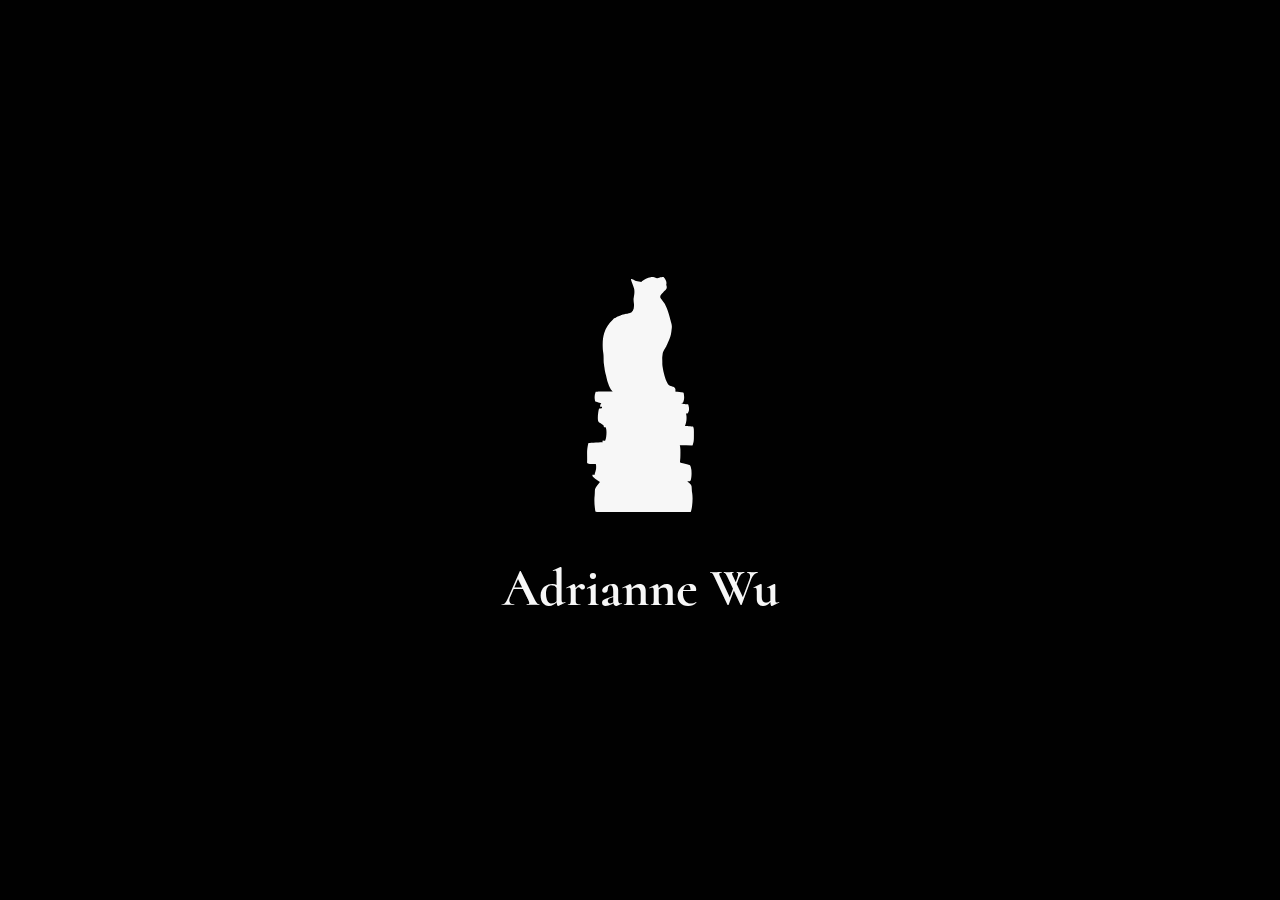
<file: index.html>
<!DOCTYPE html>
<!--
  Please direct complaints, feedback, and/or suggestions to
  mail@********wu.com (replace the asterisks with my first name,
  and check the address bar if you aren't sure).

  Copyright (C) 2023 Adrianne Wu

  License: CC BY-SA 4.0 (except where otherwise noted) https://creativecommons.org/licenses/by-sa/4.0/
-->
<html lang="en-US">
  <head>
    <meta charset="utf-8">
    <meta name="viewport" content="width=device-width, initial-scale=1.0">
    <meta name="author" content="Adrianne Wu">
    <meta name="description" content="adriannewu.com">
    <title>Home – Adrianne Wu</title>
    <link rel="icon" href="favicon.ico" type="image/x-icon">
    <link rel="stylesheet" href="style.css" type="text/css">
    <!--
      <link rel="preload" href="fonts/cormorant/Cormorant-Regular.woff2" as="font" type="font/woff2" crossorigin>
      <link rel="preload" href="fonts/cormorant/Cormorant-Italic.woff2" as="font" type="font/woff2" crossorigin>
      <link rel="preload" href="fonts/cormorant/Cormorant-Bold.woff2" as="font" type="font/woff2" crossorigin>
      <link rel="preload" href="fonts/cormorant/Cormorant-BoldItalic.woff2" as="font" type="font/woff2" crossorigin>
    -->
    <style>
      body {
        background-color: #010101;
      }

      /*
        Begin CSS for rainbow animation modified from https://backtick.town/
        Author: backtick.town (copyright 2019)
        Source: https://backtick.town/
        License: CC BY-SA 4.0 https://creativecommons.org/licenses/by-sa/4.0/
        Modification(s): Changed colors used, replaced .logo with .avatar and attribute background-color with fill
      */

      .avatar a, a:hover {
        border-bottom: 0px;
      }

      .avatar svg {
        fill: #F7F7F7;
      }

      .avatar.on {
        display: none;
      }

      .avatar.off:hover svg {
        filter: none;
        fill: #E6E6E6;
      }

      .avatar.on svg {
        animation: 15s linear infinite rainbow-bg;
      }

      body:target .avatar.off {
        display: none;
      }

      body:target .avatar.on {
        display: block;
      }

      body:target * {
        animation: 15s linear infinite rainbow;
      }

      @keyframes rainbow {
        0% { color: hsl(0.0, 100%, 75%); }
        1% { color: hsl(3.6, 100%, 75%); }
        2% { color: hsl(7.2, 100%, 75%); }
        3% { color: hsl(10.8, 100%, 75%); }
        4% { color: hsl(14.4, 100%, 75%); }
        5% { color: hsl(18.0, 100%, 75%); }
        6% { color: hsl(21.6, 100%, 75%); }
        7% { color: hsl(25.2, 100%, 75%); }
        8% { color: hsl(28.8, 100%, 75%); }
        9% { color: hsl(32.4, 100%, 75%); }
        10% { color: hsl(36.0, 100%, 75%); }
        11% { color: hsl(39.6, 100%, 75%); }
        12% { color: hsl(43.2, 100%, 75%); }
        13% { color: hsl(46.8, 100%, 75%); }
        14% { color: hsl(50.4, 100%, 75%); }
        15% { color: hsl(54.0, 100%, 75%); }
        16% { color: hsl(57.6, 100%, 75%); }
        17% { color: hsl(61.2, 100%, 75%); }
        18% { color: hsl(64.8, 100%, 75%); }
        19% { color: hsl(68.4, 100%, 75%); }
        20% { color: hsl(72.0, 100%, 75%); }
        21% { color: hsl(75.6, 100%, 75%); }
        22% { color: hsl(79.2, 100%, 75%); }
        23% { color: hsl(82.8, 100%, 75%); }
        24% { color: hsl(86.4, 100%, 75%); }
        25% { color: hsl(90.0, 100%, 75%); }
        26% { color: hsl(93.6, 100%, 75%); }
        27% { color: hsl(97.2, 100%, 75%); }
        28% { color: hsl(100.8, 100%, 75%); }
        29% { color: hsl(104.4, 100%, 75%); }
        30% { color: hsl(108.0, 100%, 75%); }
        31% { color: hsl(111.6, 100%, 75%); }
        32% { color: hsl(115.2, 100%, 75%); }
        33% { color: hsl(118.8, 100%, 75%); }
        34% { color: hsl(122.4, 100%, 75%); }
        35% { color: hsl(126.0, 100%, 75%); }
        36% { color: hsl(129.6, 100%, 75%); }
        37% { color: hsl(133.2, 100%, 75%); }
        38% { color: hsl(136.8, 100%, 75%); }
        39% { color: hsl(140.4, 100%, 75%); }
        40% { color: hsl(144.0, 100%, 75%); }
        41% { color: hsl(147.6, 100%, 75%); }
        42% { color: hsl(151.2, 100%, 75%); }
        43% { color: hsl(154.8, 100%, 75%); }
        44% { color: hsl(158.4, 100%, 75%); }
        45% { color: hsl(162.0, 100%, 75%); }
        46% { color: hsl(165.6, 100%, 75%); }
        47% { color: hsl(169.2, 100%, 75%); }
        48% { color: hsl(172.8, 100%, 75%); }
        49% { color: hsl(176.4, 100%, 75%); }
        50% { color: hsl(180.0, 100%, 75%); }
        51% { color: hsl(183.6, 100%, 75%); }
        52% { color: hsl(187.2, 100%, 75%); }
        53% { color: hsl(190.8, 100%, 75%); }
        54% { color: hsl(194.4, 100%, 75%); }
        55% { color: hsl(198.0, 100%, 75%); }
        56% { color: hsl(201.6, 100%, 75%); }
        57% { color: hsl(205.2, 100%, 75%); }
        58% { color: hsl(208.8, 100%, 75%); }
        59% { color: hsl(212.4, 100%, 75%); }
        60% { color: hsl(216.0, 100%, 75%); }
        61% { color: hsl(219.6, 100%, 75%); }
        62% { color: hsl(223.2, 100%, 75%); }
        63% { color: hsl(226.8, 100%, 75%); }
        64% { color: hsl(230.4, 100%, 75%); }
        65% { color: hsl(234.0, 100%, 75%); }
        66% { color: hsl(237.6, 100%, 75%); }
        67% { color: hsl(241.2, 100%, 75%); }
        68% { color: hsl(244.8, 100%, 75%); }
        69% { color: hsl(248.4, 100%, 75%); }
        70% { color: hsl(252.0, 100%, 75%); }
        71% { color: hsl(255.6, 100%, 75%); }
        72% { color: hsl(259.2, 100%, 75%); }
        73% { color: hsl(262.8, 100%, 75%); }
        74% { color: hsl(266.4, 100%, 75%); }
        75% { color: hsl(270.0, 100%, 75%); }
        76% { color: hsl(273.6, 100%, 75%); }
        77% { color: hsl(277.2, 100%, 75%); }
        78% { color: hsl(280.8, 100%, 75%); }
        79% { color: hsl(284.4, 100%, 75%); }
        80% { color: hsl(288.0, 100%, 75%); }
        81% { color: hsl(291.6, 100%, 75%); }
        82% { color: hsl(295.2, 100%, 75%); }
        83% { color: hsl(298.8, 100%, 75%); }
        84% { color: hsl(302.4, 100%, 75%); }
        85% { color: hsl(306.0, 100%, 75%); }
        86% { color: hsl(309.6, 100%, 75%); }
        87% { color: hsl(313.2, 100%, 75%); }
        88% { color: hsl(316.8, 100%, 75%); }
        89% { color: hsl(320.4, 100%, 75%); }
        90% { color: hsl(324.0, 100%, 75%); }
        91% { color: hsl(327.6, 100%, 75%); }
        92% { color: hsl(331.2, 100%, 75%); }
        93% { color: hsl(334.8, 100%, 75%); }
        94% { color: hsl(338.4, 100%, 75%); }
        95% { color: hsl(342.0, 100%, 75%); }
        96% { color: hsl(345.6, 100%, 75%); }
        97% { color: hsl(349.2, 100%, 75%); }
        98% { color: hsl(352.8, 100%, 75%); }
        99% { color: hsl(356.4, 100%, 75%); }
        100% { color: hsl(360.0, 100%, 75%); }
      }

      @keyframes rainbow-bg {
        0% { fill: hsl(0.0, 100%, 75%); }
        1% { fill: hsl(3.6, 100%, 75%); }
        2% { fill: hsl(7.2, 100%, 75%); }
        3% { fill: hsl(10.8, 100%, 75%); }
        4% { fill: hsl(14.4, 100%, 75%); }
        5% { fill: hsl(18.0, 100%, 75%); }
        6% { fill: hsl(21.6, 100%, 75%); }
        7% { fill: hsl(25.2, 100%, 75%); }
        8% { fill: hsl(28.8, 100%, 75%); }
        9% { fill: hsl(32.4, 100%, 75%); }
        10% { fill: hsl(36.0, 100%, 75%); }
        11% { fill: hsl(39.6, 100%, 75%); }
        12% { fill: hsl(43.2, 100%, 75%); }
        13% { fill: hsl(46.8, 100%, 75%); }
        14% { fill: hsl(50.4, 100%, 75%); }
        15% { fill: hsl(54.0, 100%, 75%); }
        16% { fill: hsl(57.6, 100%, 75%); }
        17% { fill: hsl(61.2, 100%, 75%); }
        18% { fill: hsl(64.8, 100%, 75%); }
        19% { fill: hsl(68.4, 100%, 75%); }
        20% { fill: hsl(72.0, 100%, 75%); }
        21% { fill: hsl(75.6, 100%, 75%); }
        22% { fill: hsl(79.2, 100%, 75%); }
        23% { fill: hsl(82.8, 100%, 75%); }
        24% { fill: hsl(86.4, 100%, 75%); }
        25% { fill: hsl(90.0, 100%, 75%); }
        26% { fill: hsl(93.6, 100%, 75%); }
        27% { fill: hsl(97.2, 100%, 75%); }
        28% { fill: hsl(100.8, 100%, 75%); }
        29% { fill: hsl(104.4, 100%, 75%); }
        30% { fill: hsl(108.0, 100%, 75%); }
        31% { fill: hsl(111.6, 100%, 75%); }
        32% { fill: hsl(115.2, 100%, 75%); }
        33% { fill: hsl(118.8, 100%, 75%); }
        34% { fill: hsl(122.4, 100%, 75%); }
        35% { fill: hsl(126.0, 100%, 75%); }
        36% { fill: hsl(129.6, 100%, 75%); }
        37% { fill: hsl(133.2, 100%, 75%); }
        38% { fill: hsl(136.8, 100%, 75%); }
        39% { fill: hsl(140.4, 100%, 75%); }
        40% { fill: hsl(144.0, 100%, 75%); }
        41% { fill: hsl(147.6, 100%, 75%); }
        42% { fill: hsl(151.2, 100%, 75%); }
        43% { fill: hsl(154.8, 100%, 75%); }
        44% { fill: hsl(158.4, 100%, 75%); }
        45% { fill: hsl(162.0, 100%, 75%); }
        46% { fill: hsl(165.6, 100%, 75%); }
        47% { fill: hsl(169.2, 100%, 75%); }
        48% { fill: hsl(172.8, 100%, 75%); }
        49% { fill: hsl(176.4, 100%, 75%); }
        50% { fill: hsl(180.0, 100%, 75%); }
        51% { fill: hsl(183.6, 100%, 75%); }
        52% { fill: hsl(187.2, 100%, 75%); }
        53% { fill: hsl(190.8, 100%, 75%); }
        54% { fill: hsl(194.4, 100%, 75%); }
        55% { fill: hsl(198.0, 100%, 75%); }
        56% { fill: hsl(201.6, 100%, 75%); }
        57% { fill: hsl(205.2, 100%, 75%); }
        58% { fill: hsl(208.8, 100%, 75%); }
        59% { fill: hsl(212.4, 100%, 75%); }
        60% { fill: hsl(216.0, 100%, 75%); }
        61% { fill: hsl(219.6, 100%, 75%); }
        62% { fill: hsl(223.2, 100%, 75%); }
        63% { fill: hsl(226.8, 100%, 75%); }
        64% { fill: hsl(230.4, 100%, 75%); }
        65% { fill: hsl(234.0, 100%, 75%); }
        66% { fill: hsl(237.6, 100%, 75%); }
        67% { fill: hsl(241.2, 100%, 75%); }
        68% { fill: hsl(244.8, 100%, 75%); }
        69% { fill: hsl(248.4, 100%, 75%); }
        70% { fill: hsl(252.0, 100%, 75%); }
        71% { fill: hsl(255.6, 100%, 75%); }
        72% { fill: hsl(259.2, 100%, 75%); }
        73% { fill: hsl(262.8, 100%, 75%); }
        74% { fill: hsl(266.4, 100%, 75%); }
        75% { fill: hsl(270.0, 100%, 75%); }
        76% { fill: hsl(273.6, 100%, 75%); }
        77% { fill: hsl(277.2, 100%, 75%); }
        78% { fill: hsl(280.8, 100%, 75%); }
        79% { fill: hsl(284.4, 100%, 75%); }
        80% { fill: hsl(288.0, 100%, 75%); }
        81% { fill: hsl(291.6, 100%, 75%); }
        82% { fill: hsl(295.2, 100%, 75%); }
        83% { fill: hsl(298.8, 100%, 75%); }
        84% { fill: hsl(302.4, 100%, 75%); }
        85% { fill: hsl(306.0, 100%, 75%); }
        86% { fill: hsl(309.6, 100%, 75%); }
        87% { fill: hsl(313.2, 100%, 75%); }
        88% { fill: hsl(316.8, 100%, 75%); }
        89% { fill: hsl(320.4, 100%, 75%); }
        90% { fill: hsl(324.0, 100%, 75%); }
        91% { fill: hsl(327.6, 100%, 75%); }
        92% { fill: hsl(331.2, 100%, 75%); }
        93% { fill: hsl(334.8, 100%, 75%); }
        94% { fill: hsl(338.4, 100%, 75%); }
        95% { fill: hsl(342.0, 100%, 75%); }
        96% { fill: hsl(345.6, 100%, 75%); }
        97% { fill: hsl(349.2, 100%, 75%); }
        98% { fill: hsl(352.8, 100%, 75%); }
        99% { fill: hsl(356.4, 100%, 75%); }
        100% { fill: hsl(360.0, 100%, 75%); }
      }

      /* End CSS for rainbow animation modified from https://backtick.town/ */

      /*
        Begin CSS modified from https://taylor.fish/
        Author: taylor.fish
        Source: https://taylor.fish/
        License: CC BY-SA 4.0 https://creativecommons.org/licenses/by-sa/4.0/
        Modification(s): Replaced #github with #contact, #email, and #orcid
      */

      #contact:target, #email:target {
        margin-top: 20px;
        font-style: italic;
        font-size: calc(17px + 0.5vw);
        color: #D1D1D1;
      }

      #contact:target:after, #email:target:after {
        content: "\006D\0061\0069\006C\0040\0061\0064\0072\0069\0061\006E\006E\0065\0077\0075\002E\0063\006F\006D";
      }

      #orcid:target {
        margin-top: 20px;
      }

      #orcid:target span {
        font-style: italic;
        font-size: calc(17px + 0.5vw);
        color: #B7B7B7!important;
        text-decoration: none!important;
        transition: 0.5s;
      }

      #orcid:target span:after {
        content: "0000-0002-4470-7070";
      }

      #orcid:target span:hover {
          color: #C8C8C8!important;
          text-decoration: none!important;
          border-bottom: 1px solid #C8C8C8;
          transition: 0.5s;
      }

      /* End CSS modified from https://taylor.fish/ */
    </style>
  </head>
  <body id="1">
    <div class="center-height">
      <header>
        <div><a aria-label="Animated rainbow silhouette of a cat sitting on a stack of books" class="avatar off" href="#1"><svg xmlns="http://www.w3.org/2000/svg" width="107" height="235" viewBox="0 0 1364.000000 3000.000000" preserveAspectRatio="xMidYMid meet"><g transform="translate(0.000000,3000.000000) scale(0.100000,-0.100000)" stroke="none"><path d="M8133 29980 c-417 -53 -842 -252 -1128 -530 l-80 -77 -150 12 c-114
        9 -198 23 -350 59 -255 61 -329 91 -484 194 -134 88 -227 126 -297 120 -36 -3
        -39 -6 -42 -35 -5 -54 18 -127 217 -669 222 -608 225 -619 225 -899 0 -218
        -16 -370 -75 -715 l-40 -235 11 -190 c6 -104 20 -262 32 -350 13 -104 20 -218
        20 -325 0 -547 -195 -850 -627 -975 -49 -14 -188 -44 -307 -66 -120 -21 -264
        -50 -320 -64 -57 -13 -125 -27 -153 -31 -27 -4 -83 -22 -123 -41 -39 -19 -167
        -66 -284 -104 -229 -76 -361 -136 -448 -203 -30 -24 -66 -47 -80 -51 -14 -4
        -65 -27 -115 -50 -76 -37 -111 -62 -225 -167 -541 -498 -895 -1037 -1109
        -1690 -161 -495 -219 -958 -208 -1668 6 -372 20 -559 67 -865 42 -272 50 -392
        50 -730 0 -341 13 -570 40 -732 11 -61 40 -264 64 -450 44 -330 49 -353 191
        -953 159 -678 178 -748 270 -1025 162 -491 335 -842 481 -974 84 -76 124 -114
        121 -117 -1 -1 -400 -7 -887 -13 -487 -6 -975 -14 -1086 -17 l-201 -6 -36
        -102 c-124 -341 -139 -700 -45 -1061 11 -44 23 -83 27 -87 3 -4 176 -54 384
        -112 209 -57 381 -107 384 -110 3 -3 -16 -35 -41 -71 -75 -104 -108 -184 -110
        -263 0 -37 2 -79 6 -93 l8 -27 109 6 109 5 7 -79 c4 -44 9 -87 11 -96 4 -13
        -1 -18 -18 -18 -69 -2 -361 -39 -369 -47 -27 -27 -86 -315 -118 -581 -63 -504
        -49 -918 35 -1073 48 -88 91 -119 456 -329 70 -41 135 -88 173 -125 60 -59 61
        -61 57 -108 -2 -26 -1 -68 3 -93 9 -60 37 -74 150 -74 l86 0 23 -52 c93 -213
        112 -689 45 -1153 -36 -250 -96 -457 -145 -502 -30 -28 -54 -28 -164 -3 -119
        27 -122 27 -149 -24 -27 -49 -25 -89 10 -137 l20 -29 -23 0 c-45 0 -1664 -80
        -1735 -86 l-71 -6 -26 -81 c-53 -169 -119 -567 -146 -887 -8 -92 -10 -267 -6
        -550 9 -586 9 -584 1 -796 -8 -190 -7 -191 17 -235 32 -57 84 -86 201 -109
        137 -28 319 -40 618 -40 l268 0 11 -38 c34 -123 42 -208 37 -387 -7 -243 -28
        -339 -183 -858 l-38 -129 -34 6 c-18 3 -55 19 -81 36 -26 16 -60 30 -75 30
        -29 0 -35 -10 -63 -112 l-16 -58 39 -57 c92 -133 228 -247 517 -430 184 -117
        309 -206 382 -272 l40 -36 -81 -96 c-174 -207 -448 -588 -510 -711 -48 -94
        -55 -153 -64 -498 -5 -191 -15 -370 -24 -435 -55 -383 -41 -1009 34 -1595 20
        -149 55 -366 66 -402 7 -23 82 -46 210 -63 94 -13 913 -15 6030 -15 l5922 0
        16 40 c58 144 119 422 160 730 88 655 85 1364 -9 1795 -9 40 -20 172 -25 310
        -16 372 -22 415 -69 511 -49 98 -122 179 -305 339 -74 64 -153 139 -177 167
        -39 46 -40 51 -19 44 41 -11 233 -19 283 -12 89 14 135 80 181 261 57 228 80
        487 73 837 -4 250 -6 272 -41 454 -20 105 -45 226 -56 270 -22 86 -78 210
        -108 237 -11 11 -254 76 -642 172 -343 86 -625 157 -627 159 -5 5 26 433 38
        536 16 135 23 982 10 1187 -13 201 -35 363 -56 424 -8 23 -15 44 -15 47 0 3
        360 3 800 -1 l800 -5 29 35 c29 35 54 109 66 196 3 26 17 79 31 119 13 39 34
        133 46 207 20 128 22 176 25 776 4 685 2 730 -48 916 -34 127 -40 133 -155
        153 -55 9 -211 32 -349 51 -206 29 -280 35 -422 35 -95 0 -173 2 -173 4 0 2
        18 41 39 87 63 135 123 368 151 589 18 141 24 434 11 565 -11 113 -40 276 -57
        319 -7 18 -3 19 88 13 l96 -5 35 52 c147 222 194 447 152 731 -16 104 -77 371
        -88 382 -4 3 -89 14 -189 24 -248 25 -385 45 -499 74 -98 24 -201 65 -212 82
        -4 6 19 16 51 23 31 7 84 21 118 31 66 21 70 26 121 159 77 206 97 355 82 606
        -5 93 -14 185 -19 204 -6 19 -10 67 -10 106 0 87 -21 159 -57 201 l-28 31
        -507 48 c-279 27 -502 52 -495 56 8 5 6 8 -5 8 -21 0 -22 4 -8 30 5 10 14 58
        20 106 24 214 -47 354 -223 438 -40 19 -155 63 -257 96 -359 119 -437 184
        -587 485 -222 444 -471 1317 -567 1985 -27 188 -50 480 -40 512 3 10 0 178 -6
        371 -10 306 -10 364 3 432 9 44 23 145 32 225 38 332 64 400 313 815 146 243
        150 251 348 707 354 814 388 923 471 1508 89 631 82 732 -83 1274 -30 98 -86
        303 -124 455 -174 691 -315 1100 -525 1526 -159 320 -199 383 -426 661 -135
        166 -180 227 -226 311 -36 65 -38 72 -38 163 0 88 2 100 36 170 50 104 132
        203 294 355 248 231 346 329 390 385 123 160 139 289 66 534 -28 94 -28 101
        -14 140 25 67 20 231 -10 346 -49 186 -158 392 -267 501 -66 66 -100 79 -202
        79 -86 0 -152 -14 -441 -88 -87 -23 -190 -44 -230 -48 -77 -6 -83 -5 -230 55
        -43 18 -117 41 -165 52 -102 22 -332 32 -439 19z" /></g></svg></a></div>
        <div><a aria-label="White silhouette of a cat sitting on a stack of books" class="avatar on" href="#" hidden><svg xmlns="http://www.w3.org/2000/svg" width="107" height="235" viewBox="0 0 1364.000000 3000.000000" preserveAspectRatio="xMidYMid meet"><g transform="translate(0.000000,3000.000000) scale(0.100000,-0.100000)" stroke="none"><path d="M8133 29980 c-417 -53 -842 -252 -1128 -530 l-80 -77 -150 12 c-114
        9 -198 23 -350 59 -255 61 -329 91 -484 194 -134 88 -227 126 -297 120 -36 -3
        -39 -6 -42 -35 -5 -54 18 -127 217 -669 222 -608 225 -619 225 -899 0 -218
        -16 -370 -75 -715 l-40 -235 11 -190 c6 -104 20 -262 32 -350 13 -104 20 -218
        20 -325 0 -547 -195 -850 -627 -975 -49 -14 -188 -44 -307 -66 -120 -21 -264
        -50 -320 -64 -57 -13 -125 -27 -153 -31 -27 -4 -83 -22 -123 -41 -39 -19 -167
        -66 -284 -104 -229 -76 -361 -136 -448 -203 -30 -24 -66 -47 -80 -51 -14 -4
        -65 -27 -115 -50 -76 -37 -111 -62 -225 -167 -541 -498 -895 -1037 -1109
        -1690 -161 -495 -219 -958 -208 -1668 6 -372 20 -559 67 -865 42 -272 50 -392
        50 -730 0 -341 13 -570 40 -732 11 -61 40 -264 64 -450 44 -330 49 -353 191
        -953 159 -678 178 -748 270 -1025 162 -491 335 -842 481 -974 84 -76 124 -114
        121 -117 -1 -1 -400 -7 -887 -13 -487 -6 -975 -14 -1086 -17 l-201 -6 -36
        -102 c-124 -341 -139 -700 -45 -1061 11 -44 23 -83 27 -87 3 -4 176 -54 384
        -112 209 -57 381 -107 384 -110 3 -3 -16 -35 -41 -71 -75 -104 -108 -184 -110
        -263 0 -37 2 -79 6 -93 l8 -27 109 6 109 5 7 -79 c4 -44 9 -87 11 -96 4 -13
        -1 -18 -18 -18 -69 -2 -361 -39 -369 -47 -27 -27 -86 -315 -118 -581 -63 -504
        -49 -918 35 -1073 48 -88 91 -119 456 -329 70 -41 135 -88 173 -125 60 -59 61
        -61 57 -108 -2 -26 -1 -68 3 -93 9 -60 37 -74 150 -74 l86 0 23 -52 c93 -213
        112 -689 45 -1153 -36 -250 -96 -457 -145 -502 -30 -28 -54 -28 -164 -3 -119
        27 -122 27 -149 -24 -27 -49 -25 -89 10 -137 l20 -29 -23 0 c-45 0 -1664 -80
        -1735 -86 l-71 -6 -26 -81 c-53 -169 -119 -567 -146 -887 -8 -92 -10 -267 -6
        -550 9 -586 9 -584 1 -796 -8 -190 -7 -191 17 -235 32 -57 84 -86 201 -109
        137 -28 319 -40 618 -40 l268 0 11 -38 c34 -123 42 -208 37 -387 -7 -243 -28
        -339 -183 -858 l-38 -129 -34 6 c-18 3 -55 19 -81 36 -26 16 -60 30 -75 30
        -29 0 -35 -10 -63 -112 l-16 -58 39 -57 c92 -133 228 -247 517 -430 184 -117
        309 -206 382 -272 l40 -36 -81 -96 c-174 -207 -448 -588 -510 -711 -48 -94
        -55 -153 -64 -498 -5 -191 -15 -370 -24 -435 -55 -383 -41 -1009 34 -1595 20
        -149 55 -366 66 -402 7 -23 82 -46 210 -63 94 -13 913 -15 6030 -15 l5922 0
        16 40 c58 144 119 422 160 730 88 655 85 1364 -9 1795 -9 40 -20 172 -25 310
        -16 372 -22 415 -69 511 -49 98 -122 179 -305 339 -74 64 -153 139 -177 167
        -39 46 -40 51 -19 44 41 -11 233 -19 283 -12 89 14 135 80 181 261 57 228 80
        487 73 837 -4 250 -6 272 -41 454 -20 105 -45 226 -56 270 -22 86 -78 210
        -108 237 -11 11 -254 76 -642 172 -343 86 -625 157 -627 159 -5 5 26 433 38
        536 16 135 23 982 10 1187 -13 201 -35 363 -56 424 -8 23 -15 44 -15 47 0 3
        360 3 800 -1 l800 -5 29 35 c29 35 54 109 66 196 3 26 17 79 31 119 13 39 34
        133 46 207 20 128 22 176 25 776 4 685 2 730 -48 916 -34 127 -40 133 -155
        153 -55 9 -211 32 -349 51 -206 29 -280 35 -422 35 -95 0 -173 2 -173 4 0 2
        18 41 39 87 63 135 123 368 151 589 18 141 24 434 11 565 -11 113 -40 276 -57
        319 -7 18 -3 19 88 13 l96 -5 35 52 c147 222 194 447 152 731 -16 104 -77 371
        -88 382 -4 3 -89 14 -189 24 -248 25 -385 45 -499 74 -98 24 -201 65 -212 82
        -4 6 19 16 51 23 31 7 84 21 118 31 66 21 70 26 121 159 77 206 97 355 82 606
        -5 93 -14 185 -19 204 -6 19 -10 67 -10 106 0 87 -21 159 -57 201 l-28 31
        -507 48 c-279 27 -502 52 -495 56 8 5 6 8 -5 8 -21 0 -22 4 -8 30 5 10 14 58
        20 106 24 214 -47 354 -223 438 -40 19 -155 63 -257 96 -359 119 -437 184
        -587 485 -222 444 -471 1317 -567 1985 -27 188 -50 480 -40 512 3 10 0 178 -6
        371 -10 306 -10 364 3 432 9 44 23 145 32 225 38 332 64 400 313 815 146 243
        150 251 348 707 354 814 388 923 471 1508 89 631 82 732 -83 1274 -30 98 -86
        303 -124 455 -174 691 -315 1100 -525 1526 -159 320 -199 383 -426 661 -135
        166 -180 227 -226 311 -36 65 -38 72 -38 163 0 88 2 100 36 170 50 104 132
        203 294 355 248 231 346 329 390 385 123 160 139 289 66 534 -28 94 -28 101
        -14 140 25 67 20 231 -10 346 -49 186 -158 392 -267 501 -66 66 -100 79 -202
        79 -86 0 -152 -14 -441 -88 -87 -23 -190 -44 -230 -48 -77 -6 -83 -5 -230 55
        -43 18 -117 41 -165 52 -102 22 -332 32 -439 19z" /></g></svg></a></div>
        <h1 style="margin-top: 30px; margin-bottom: -5px;">Adrianne Wu</h1>
      </header>
      <div id="contact"></div>
      <div id="email"></div>
      <div id="orcid"><a href="https://orcid.org/0000-0002-4470-7070" aria-label="View my ORCID page"><span></span></a></div>
    </div>
  </body>
</html>
</file>
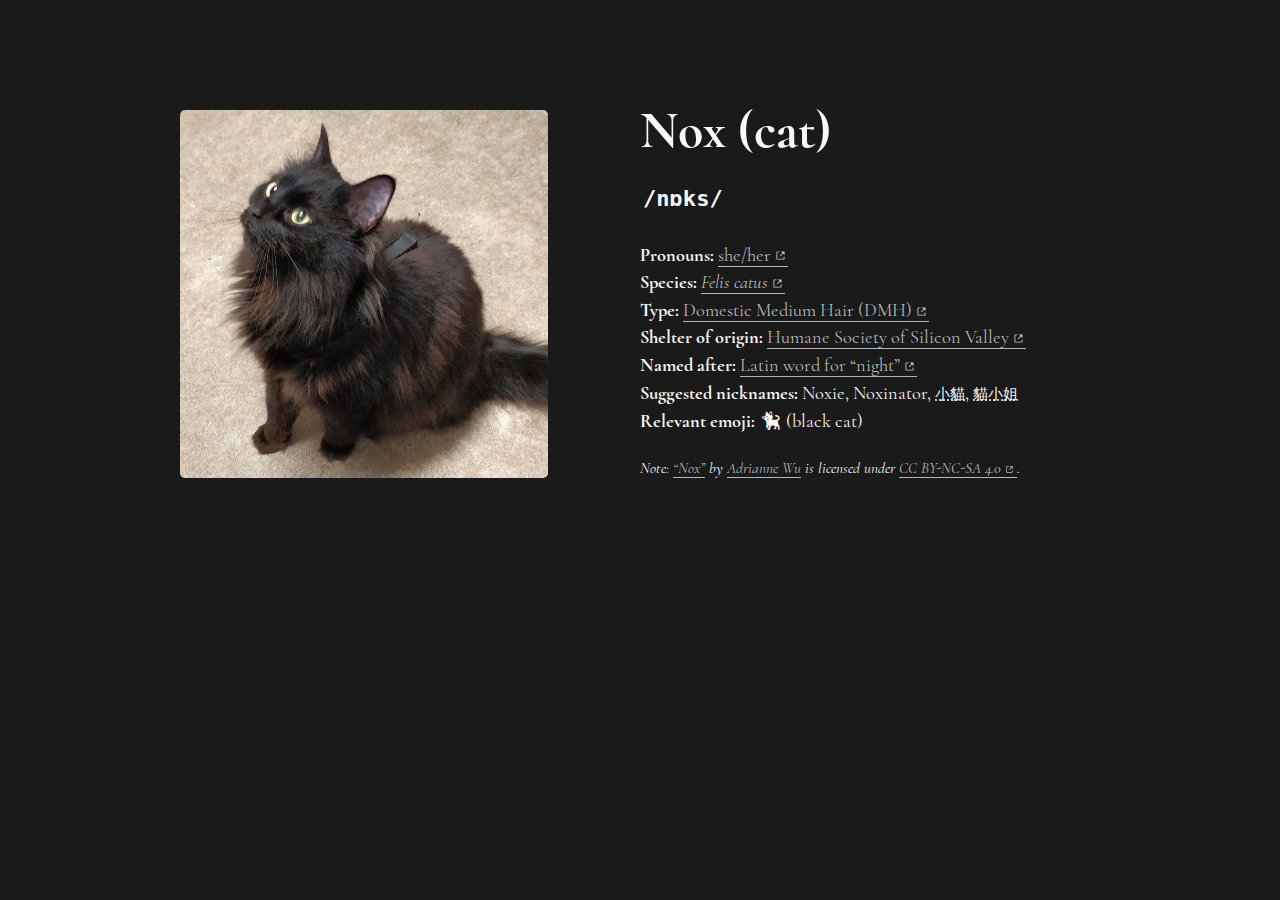
<file: nox.html>
<!DOCTYPE html>
<!--
  Please direct complaints, feedback, and/or suggestions to
  mail@********wu.com (replace the asterisks with my first name,
  and check the address bar if you aren't sure).

  Copyright (C) 2023 Adrianne Wu

  License: CC BY-SA 4.0 (except where otherwise noted) https://creativecommons.org/licenses/by-sa/4.0/
-->
<html lang="en-US">
  <head>
    <meta charset="utf-8">
    <meta name="viewport" content="width=device-width, initial-scale=1.0">
    <meta name="author" content="Adrianne Wu">
    <meta name="description" content="Nox – Adrianne Wu">
    <title>Nox – Adrianne Wu</title>
    <link rel="icon" href="favicon.ico" type="image/x-icon">
    <link rel="stylesheet" href="style.css" type="text/css">
    <link rel="preconnect" href="https://fonts.googleapis.com"><link rel="preconnect" href="https://fonts.gstatic.com" crossorigin><link href="https://fonts.googleapis.com/css2?family=Noto+Emoji&display=swap" rel="stylesheet">
    <style>
      /*
        Begin CSS for Noto Emoji font
        Title: Noto Emoji
        Author: Google Inc.
        Source: https://fonts.google.com/noto/specimen/Noto+Emoji
        License: OFL-1.1 https://github.com/googlefonts/noto-emoji#license
      */

      @import url('https://fonts.googleapis.com/css2?family=Noto+Emoji&display=swap');

      /* End CSS for Noto Emoji font */

      a {
        border-bottom: 1px solid #B7B7B7;
      }

      a:hover {
        color: #C8C8C8!important;
        text-decoration: none!important;
        border-bottom: 1px solid #C8C8C8;
        transition: 0.5s;
      }

      /*
        Begin CSS for external link icons modified from Stack Overflow answer by Brigand (posted 2013-08-11)
        Title: How can I style external links like Wikipedia?
        Author: https://stackoverflow.com/users/1074592/brigand
        Source: https://stackoverflow.com/questions/18168286/how-can-i-style-external-links-like-wikipedia
        License: CC BY-SA 3.0 https://stackoverflow.com/help/licensing
        Modification(s): Changed links and :after attribute values
      */

      a[href^="https://"]::after, a[href^="http://"]::after, a[href^="//"]:after {
        content: '';
        width: 0.5em;
        height: 0.5em;
        margin-left: 5px;
        margin-right: 3px;
        /*
          Modified from SVG by OOjs UI Team and other contributors (copyright 2011–2017)
          Title: File:OOjs UI icon external-link-ltr-invert.svg
          Author: https://phabricator.wikimedia.org/diffusion/GOJU/browse/master/AUTHORS.txt
          Source: https://commons.wikimedia.org/wiki/File:OOjs_UI_icon_external-link-ltr-invert.svg
          License: Expat/MIT License https://phabricator.wikimedia.org/diffusion/GOJU/browse/master/LICENSE-MIT
          Modification(s): Changed fill color
        */
        background-image: url(icons/external_link.svg);
        background-position: center;
        background-repeat: no-repeat;
        background-size: contain;
        display: inline-block;
      }

      a[href^="https://adriannewu.com/"]::after, a[href^="http://adriannewu.com/"]::after, a[href^="//adriannewu.com/"]:after {
        display: none!important;
      }

      /* End CSS for external link icons modified from https://stackoverflow.com/questions/18168286/how-can-i-style-external-links-like-wikipedia */

      figure {
        margin-left: 0;
        margin-right: 0;
        text-align: center;
        float: left;
        max-width: 80vw; /* only works on larger screens */
      }

      figcaption {
        padding-top: 0.5em;
      }

      h2 {
        margin-top: 1.5em;
      }

      /* https://developer.mozilla.org/en-US/docs/Web/CSS/Media_Queries/Using_media_queries */

      @media (min-width: 901px) and (orientation: landscape) {
        header, main {
          margin-left: 50%;
        }
      }

      @media (min-width: 851px) and (max-width: 900px) {
        header {
          margin-top: 44vw;
        }
      }

      @media (min-width: 791px) and (max-width: 850px) {
        header {
          margin-top: 46vw;
        }
      }

      @media (min-width: 751px) and (max-width: 790px) {
        header {
          margin-top: 48vw;
        }
      }

      @media (min-width: 701px) and (max-width: 750px) {
        header {
          margin-top: 50vw;
        }
      }

      @media (min-width: 681px) and (max-width: 700px) {
        header {
          margin-top: 52vw;
        }
      }

      @media (min-width: 661px) and (max-width: 680px) {
        header {
          margin-top: 54vw;
        }
      }

      @media (min-width: 641px) and (max-width: 660px) {
        header {
          margin-top: 56vw;
        }
      }

      @media (min-width: 621px) and (max-width: 640px) {
        header {
          margin-top: 58vw;
        }
      }

      @media (min-width: 601px) and (max-width: 620px) {
        header {
          margin-top: 60vw;
        }
      }

      @media (min-width: 581px) and (max-width: 600px) {
        header {
          margin-top: 62vw;
        }
      }

      @media (min-width: 561px) and (max-width: 580px) {
        header {
          margin-top: 64vw;
        }
      }

      @media (min-width: 541px) and (max-width: 560px) {
        header {
          margin-top: 66vw;
        }
      }

      @media (min-width: 521px) and (max-width: 540px) {
        header {
          margin-top: 68vw;
        }
      }

      @media (min-width: 501px) and (max-width: 520px) {
        header {
          margin-top: 68vw;
        }
      }

      @media (max-width: 500px) {
        header {
          margin-top: 70vw;
        }
      }

      hr {
        margin-top: 2.65em;
        margin-bottom: 2em;
      }

      img {
        border-radius: 5px;
      }

      sup a {
        color: #B7B7B7!important;
        text-decoration: none;
        border-bottom: none;
        transition: 0.5s;
      }

      sup a:hover {
        color: #C8C8C8!important;
        text-decoration: none;
        border-bottom: none;
        transition: 0.5s;
      }

      table {
        border-collapse: collapse;
        text-align: left;
      }

      table, th, td {
        padding: 5px 18px;
      }

      th, td {
        border: 1px solid;
      }

      #refs li:target {
        background-color: #2F2F2F;
        transition: 0.5s;
      }

      .stress {
        font-weight: 700;
        text-decoration: underline;
      }

      .text {
        margin-left: auto;
        margin-right: auto;
        padding-top: 5em;
        padding-right: 5em;
        padding-bottom: 5em;
        padding-left: 5em;
        max-width: 50em;
        text-align: left;
      }
    </style>
  </head>
  <body class="text">
    <figure>
      <img src="nox.jpeg" alt="A sitting black cat" style="max-height: 20em; max-width: 20em; width: 100%; height:100%;">
    </figure>
    <header>
      <h1 id="nox">Nox (cat)</h1>
      <h2 id="pronunciation" style="margin-top: -1em;"><code>/nɒks/</code></h2>
    </header>
    <main>
      <p>
        <strong>Pronouns:</strong> <a href="https://en.wikipedia.org/wiki/She_(pronoun)#Syntax" target="_blank" rel="noreferrer">she/her</a>
        <br>
        <strong>Species:</strong> <a href="https://www.itis.gov/servlet/SingleRpt/SingleRpt?search_topic=TSN&search_value=183798" target="_blank" rel="noreferrer"><em>Felis catus</em></a>
        <br>
        <strong>Type:</strong> <a href="https://www.aspcapetinsurance.com/resources/domestic-medium-hair/" target="_blank" rel="noreferrer">Domestic Medium Hair (DMH)</a>
        <br>
        <strong>Shelter of origin:</strong> <a href="https://www.hssv.org/adopt/" target="_blank" rel="noreferrer">Humane Society of Silicon Valley</a>
        <br>
        <strong>Named after:</strong> <a href="https://en.wiktionary.org/wiki/nox#Latin" target="_blank" rel="noreferrer">Latin word for &ldquo;night&rdquo;</a>
        <br>
        <strong>Suggested nicknames:</strong> Noxie, Noxinator, <span class="lmsans" style="font-size: calc(12px + 0.25vw)!important;"><abbr title="xiǎomāo (small/young cat)">小貓</abbr></span>, <span class="lmsans" style="font-size: calc(12px + 0.25vw)!important;"><abbr title="māoxiǎojiě (Ms. Cat)">貓小姐</abbr></span>
        <!-- <br>
        <strong><span title="Also known as the MBTI">Extremely unscientific personality type:</span></strong> <abbr title="Introverted Observant Feeling Prospecting Turbulent">ISFP-T</abbr> <a href="https://www.16personalities.com/isfp-personality" target="_blank" rel="noreferrer">ISFP-T</a> (68% / 63% / 51% / 56% / 51%) -->
        <br>
        <strong>Relevant emoji:</strong> <span style="font-family: 'Noto Emoji', sans-serif;" title="Rendered in white given the dark background color">🐈‍⬛</span> (black cat)
        <!-- <br>
        <strong>Category:</strong> <a href="https://example.com" target="_blank" rel="noreferrer">Description</a> -->
      </p>
      <p style="font-style: italic;"><small>Note: <a href="https://adriannewu.com/nox.jpeg">&ldquo;Nox&rdquo;</a> by <a href="https://adriannewu.com/">Adrianne Wu</a> is licensed under <a href="https://creativecommons.org/licenses/by-nc-sa/4.0/" target="_blank" rel="noreferrer">CC BY-NC-SA 4.0</a>.</small></p>
    </main>
  </body>
</html>
</file>
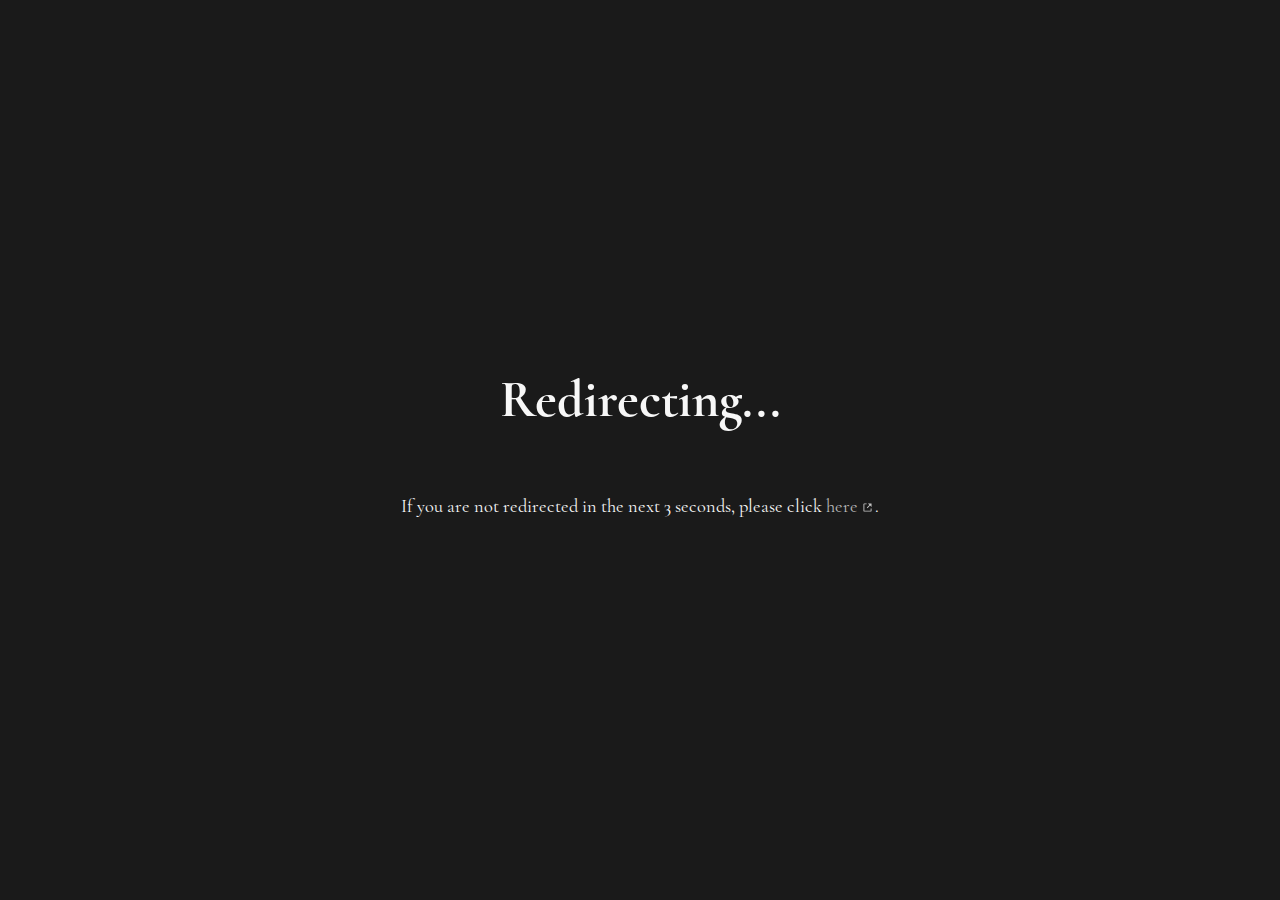
<file: orcid.html>
<!DOCTYPE html>
<!--
  Please direct complaints, feedback, and/or suggestions to
  mail@********wu.com (replace the asterisks with my first name,
  and check the address bar if you aren't sure).

  Copyright (C) 2023 Adrianne Wu

  License: CC BY-SA 4.0 (except where otherwise noted) https://creativecommons.org/licenses/by-sa/4.0/
-->
<html lang="en-US">
  <head>
    <meta charset="utf-8">
    <meta name="viewport" content="width=device-width, initial-scale=1.0">
    <meta name="author" content="Adrianne Wu">
    <meta name="description" content="Redirecting...">
    <meta http-equiv="refresh" content="3; URL=https://orcid.org/0000-0002-4470-7070">
    <title>Redirecting...</title>
    <link rel="icon" href="favicon.ico" type="image/x-icon">
    <link rel="stylesheet" href="style.css" type="text/css">
    <style>
    /*
      Begin CSS for external link icons modified from Stack Overflow answer by Brigand (posted 2013-08-11)
      Title: How can I style external links like Wikipedia?
      Author: https://stackoverflow.com/users/1074592/brigand
      Source: https://stackoverflow.com/questions/18168286/how-can-i-style-external-links-like-wikipedia
      License: CC BY-SA 3.0 https://stackoverflow.com/help/licensing
      Modification(s): Changed links and :after attribute values
    */

      a[href^="https://"]::after, a[href^="http://"]::after, a[href^="//"]:after {
        content: '';
        width: 0.5em;
        height: 0.5em;
        margin-left: 5px;
        margin-right: 3px;
        /*
          Modified from SVG by OOjs UI Team and other contributors (copyright 2011–2017)
          Title: File:OOjs UI icon external-link-ltr-invert.svg
          Author: https://phabricator.wikimedia.org/diffusion/GOJU/browse/master/AUTHORS.txt
          Source: https://commons.wikimedia.org/wiki/File:OOjs_UI_icon_external-link-ltr-invert.svg
          License: Expat/MIT License https://phabricator.wikimedia.org/diffusion/GOJU/browse/master/LICENSE-MIT
          Modification(s): Changed fill color
        */
        background-image: url(icons/external_link.svg);
        background-position: center;
        background-repeat: no-repeat;
        background-size: contain;
        display: inline-block;
      }

      a[href^="https://adriannewu.com/"]::after, a[href^="http://adriannewu.com/"]::after, a[href^="//adriannewu.com/"]:after {
        display: none!important;
      }

      /* End CSS for external link icons modified from https://stackoverflow.com/questions/18168286/how-can-i-style-external-links-like-wikipedia */
    </style>
  </head>
  <body>
    <div class="center-height">
      <header><h1>Redirecting...</h1></header>
      <main>
        <p>If you are not redirected in the next 3 seconds, please click <a href="https://orcid.org/0000-0002-4470-7070" target="_blank" rel="noreferrer">here</a>.</p>
      </main>
    </div>
  </body>
</html>
</file>
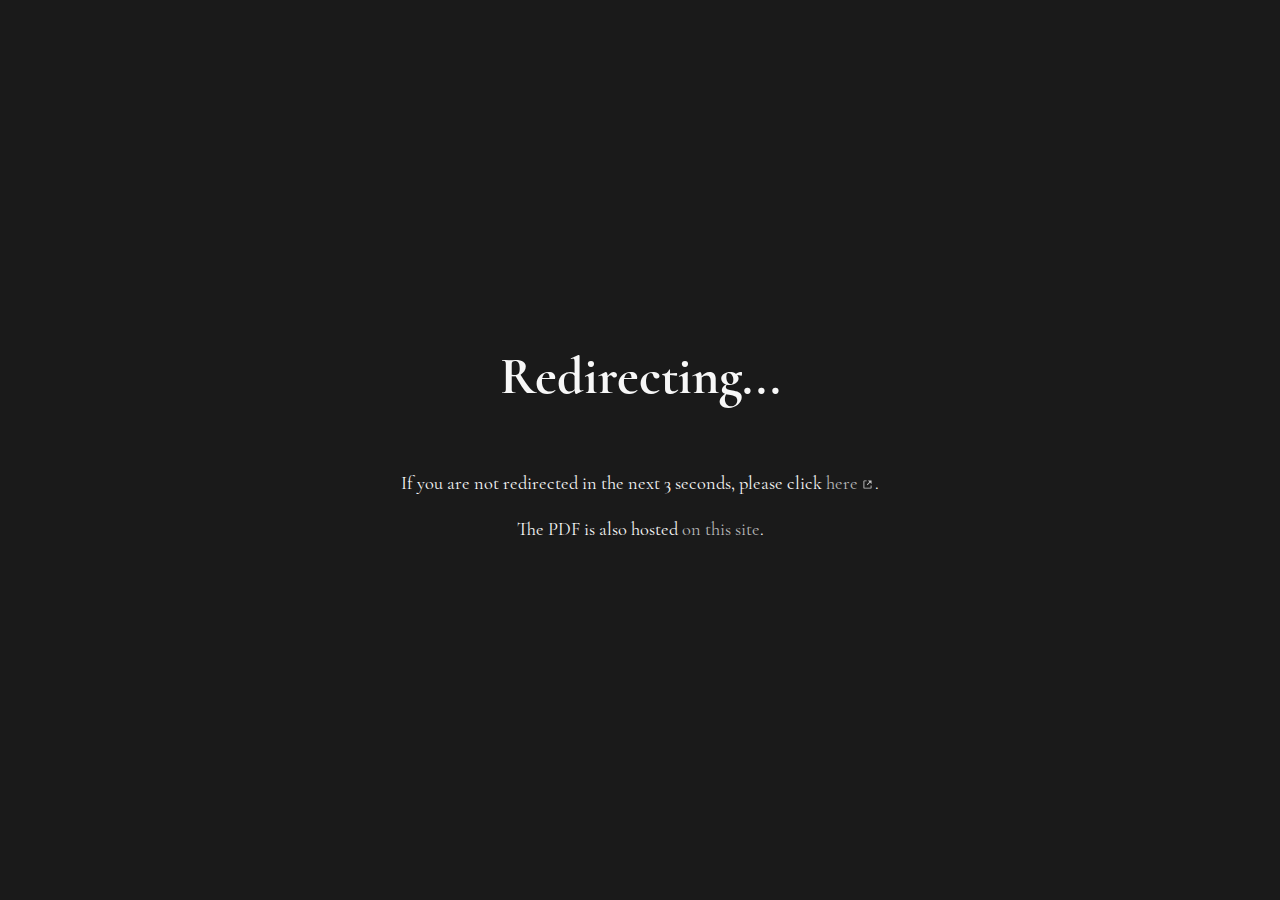
<file: sevendecades.html>
<!DOCTYPE html>
<!--
  Please direct complaints, feedback, and/or suggestions to
  mail@********wu.com (replace the asterisks with my first name,
  and check the address bar if you aren't sure).

  Copyright (C) 2023 Adrianne Wu

  License: CC BY-SA 4.0 (except where otherwise noted) https://creativecommons.org/licenses/by-sa/4.0/
-->
<html lang="en-US">
  <head>
    <meta charset="utf-8">
    <meta name="viewport" content="width=device-width, initial-scale=1.0">
    <meta name="author" content="Adrianne Wu">
    <meta name="description" content="Redirecting...">
    <meta http-equiv="refresh" content="3; URL=https://tinyurl.com/sdocct/">
    <title>Redirecting...</title>
    <link rel="icon" href="favicon.ico" type="image/x-icon">
    <link rel="stylesheet" href="style.css" type="text/css">
    <style>
      /*
        Begin CSS for external link icons modified from Stack Overflow answer by Brigand (posted 2013-08-11)
        Title: How can I style external links like Wikipedia?
        Author: https://stackoverflow.com/users/1074592/brigand
        Source: https://stackoverflow.com/questions/18168286/how-can-i-style-external-links-like-wikipedia
        License: CC BY-SA 3.0 https://stackoverflow.com/help/licensing
        Modification(s): Changed links and :after attribute values
      */

      a[href^="https://"]::after, a[href^="http://"]::after, a[href^="//"]:after {
        content: '';
        width: 0.5em;
        height: 0.5em;
        margin-left: 5px;
        margin-right: 3px;
        /*
          Modified from SVG by OOjs UI Team and other contributors (copyright 2011–2017)
          Title: File:OOjs UI icon external-link-ltr-invert.svg
          Author: https://phabricator.wikimedia.org/diffusion/GOJU/browse/master/AUTHORS.txt
          Source: https://commons.wikimedia.org/wiki/File:OOjs_UI_icon_external-link-ltr-invert.svg
          License: Expat/MIT License https://phabricator.wikimedia.org/diffusion/GOJU/browse/master/LICENSE-MIT
          Modification(s): Changed fill color
        */
        background-image: url(icons/external_link.svg);
        background-position: center;
        background-repeat: no-repeat;
        background-size: contain;
        display: inline-block;
      }

      a[href^="https://adriannewu.com/"]::after, a[href^="http://adriannewu.com/"]::after, a[href^="//adriannewu.com/"]:after {
        display: none!important;
      }

      /* End CSS for external link icons modified from https://stackoverflow.com/questions/18168286/how-can-i-style-external-links-like-wikipedia */
    </style>
  </head>
  <body>
    <div class="center-height">
      <header><h1>Redirecting...</h1></header>
      <main>
        <p>If you are not redirected in the next 3 seconds, please click <a href="https://tinyurl.com/sdocct/" target="_blank" rel="noreferrer">here</a>.</p>
        <p>The PDF is also hosted <a href="https://adriannewu.com/pdfs/seven_decades.pdf" target="_blank" rel="noopener">on this site</a>.</p>
      </main>
    </div>
  </body>
</html>
</file>
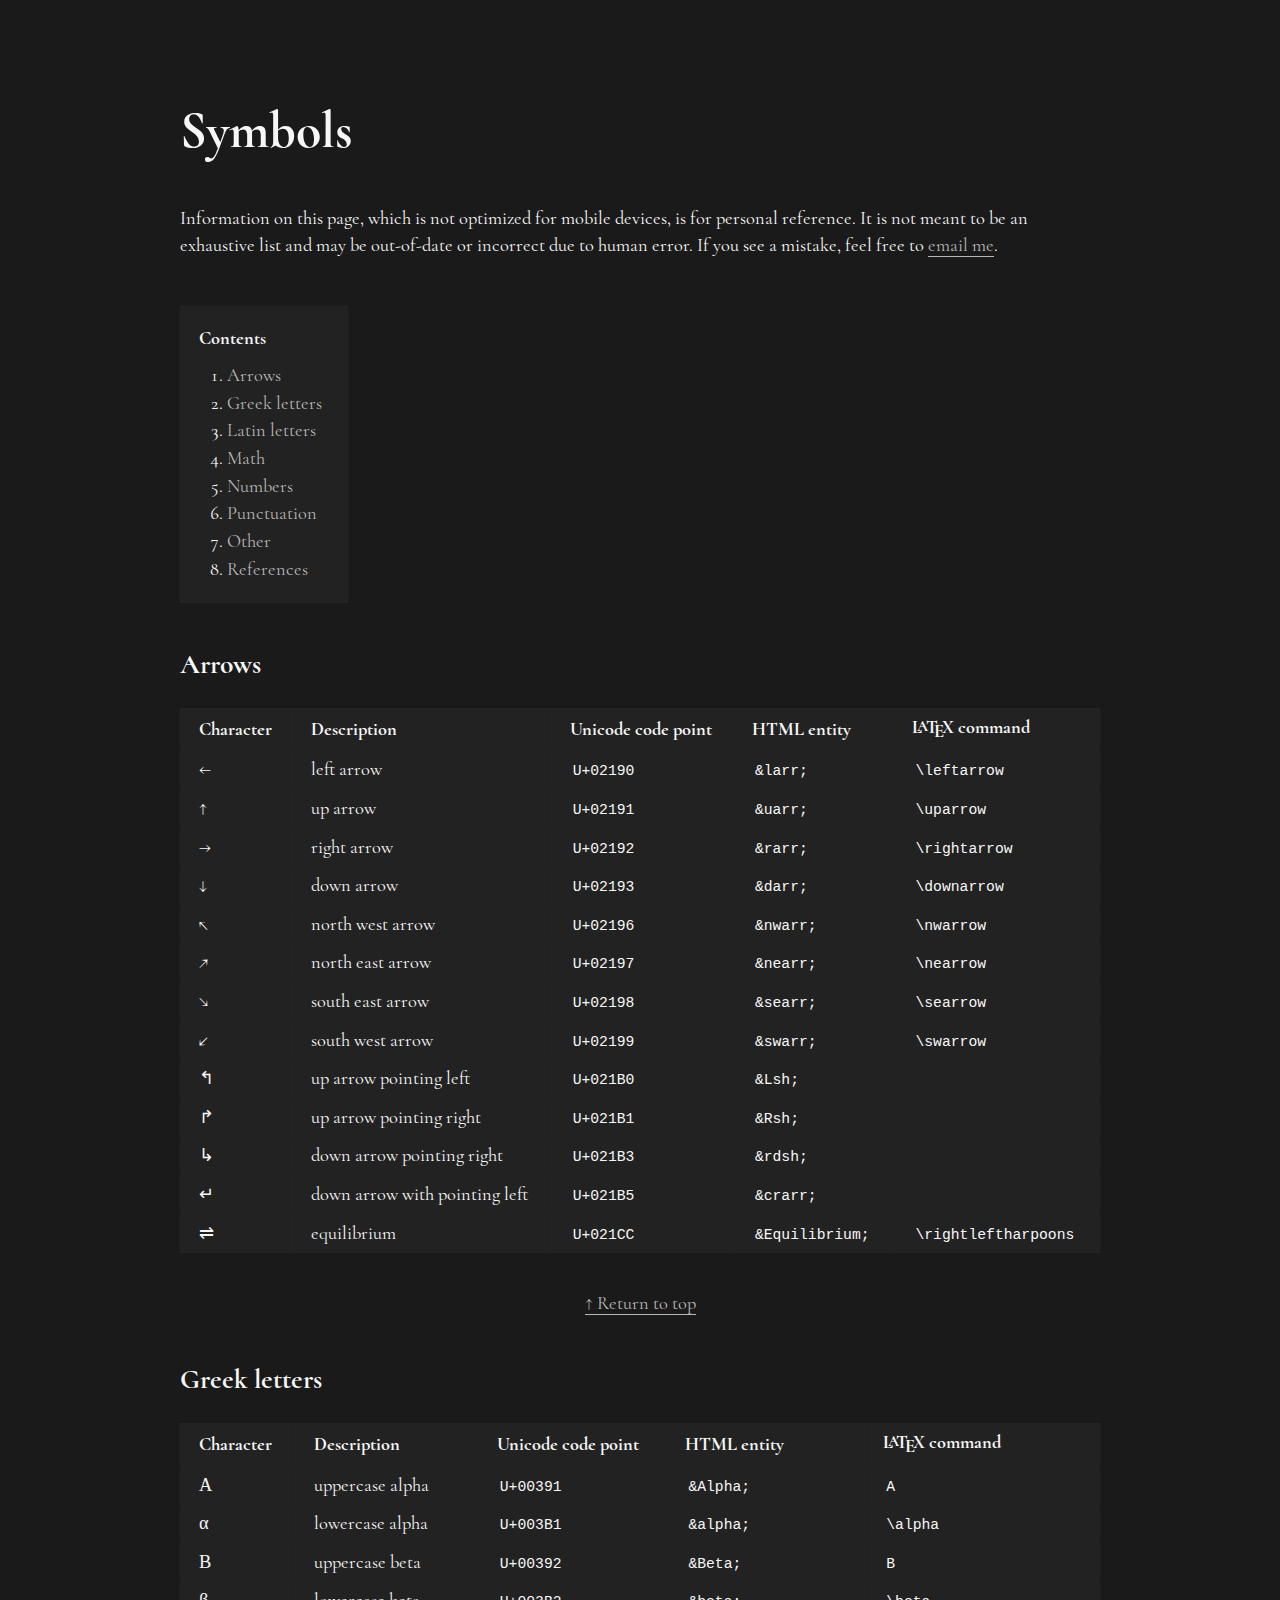
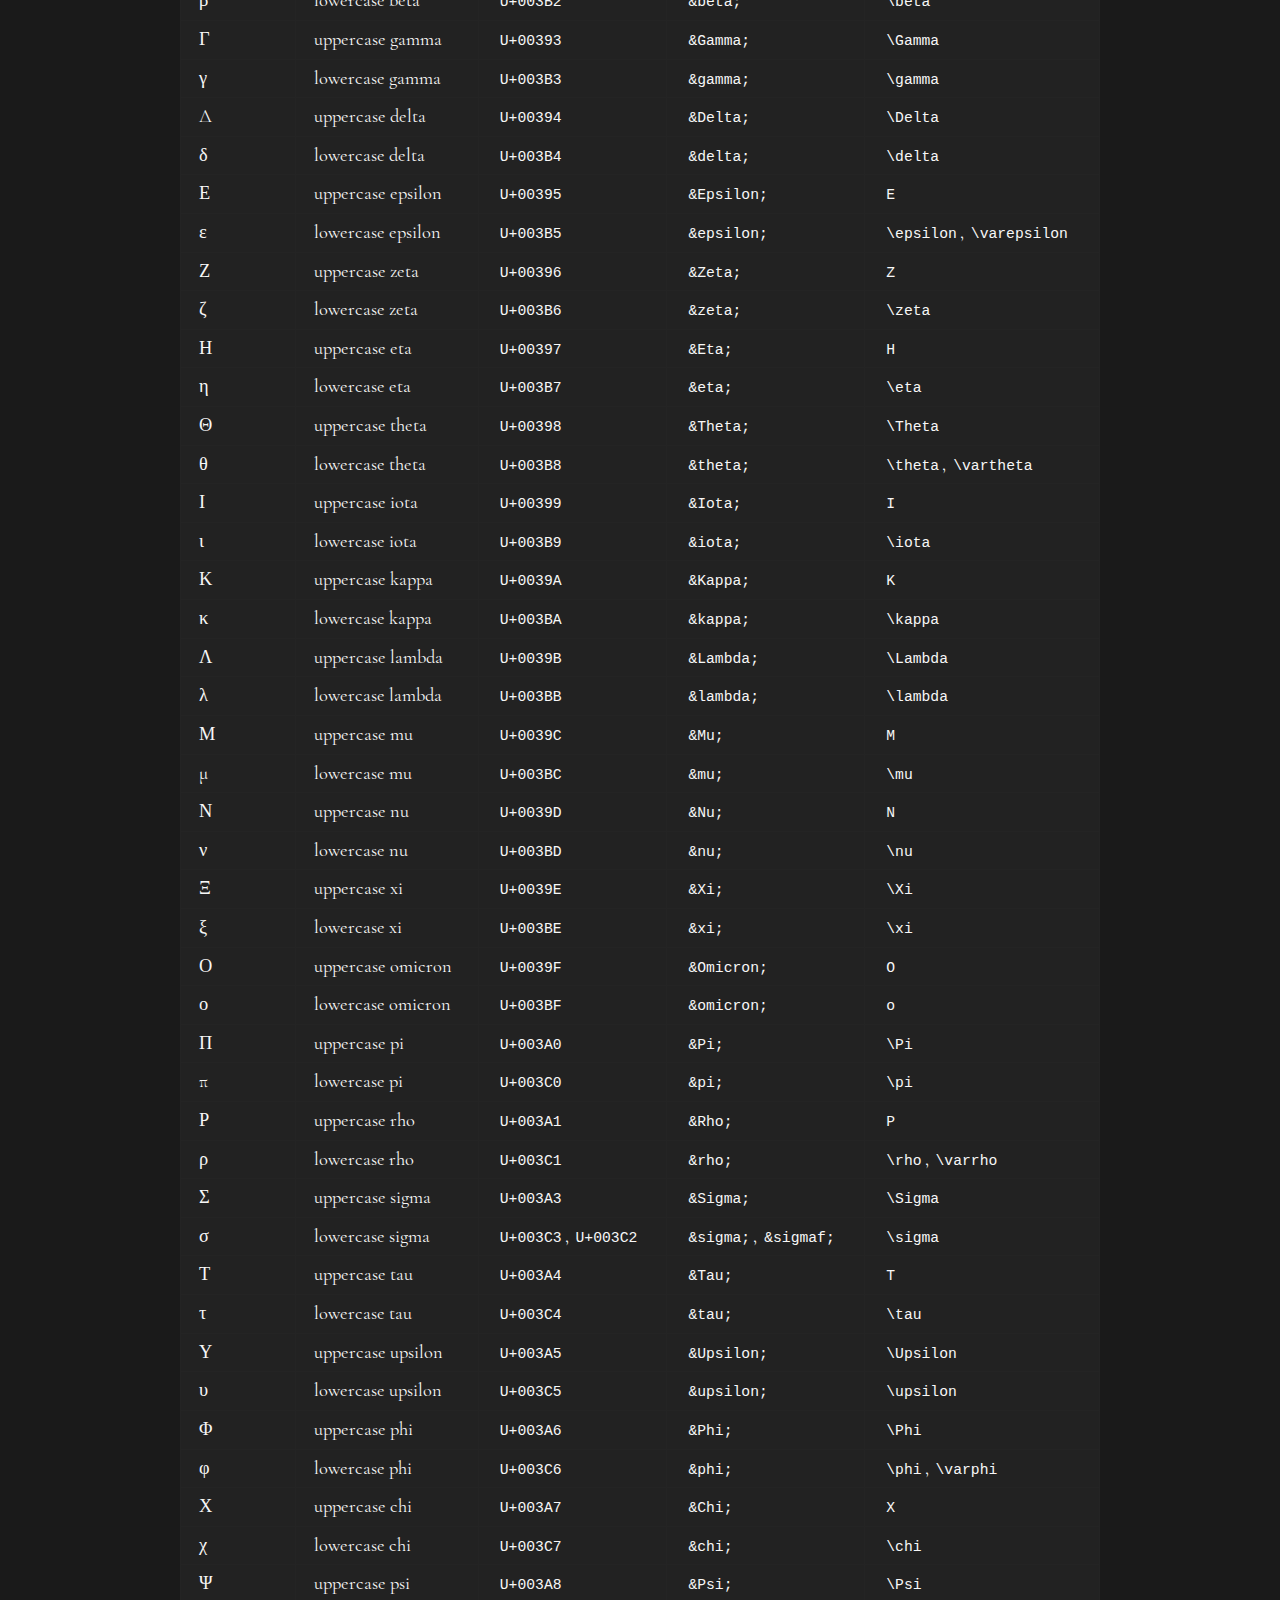
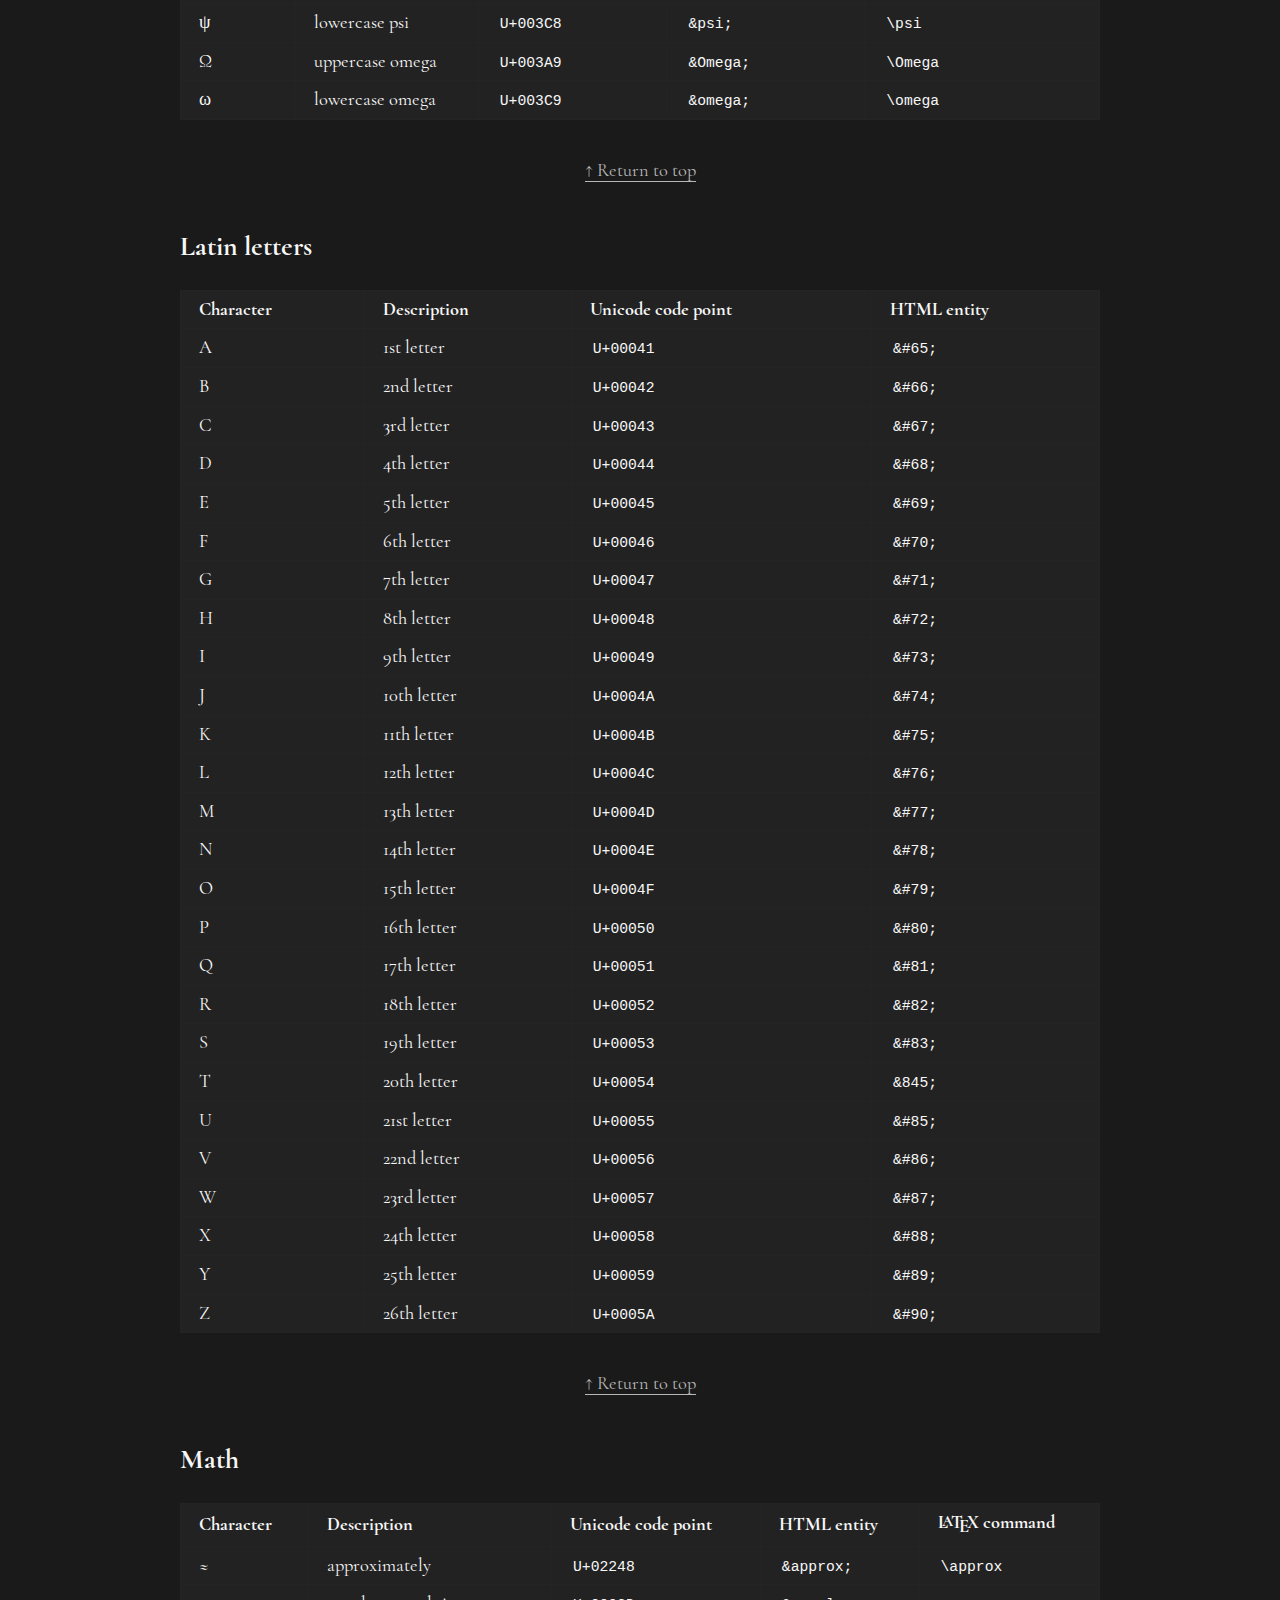
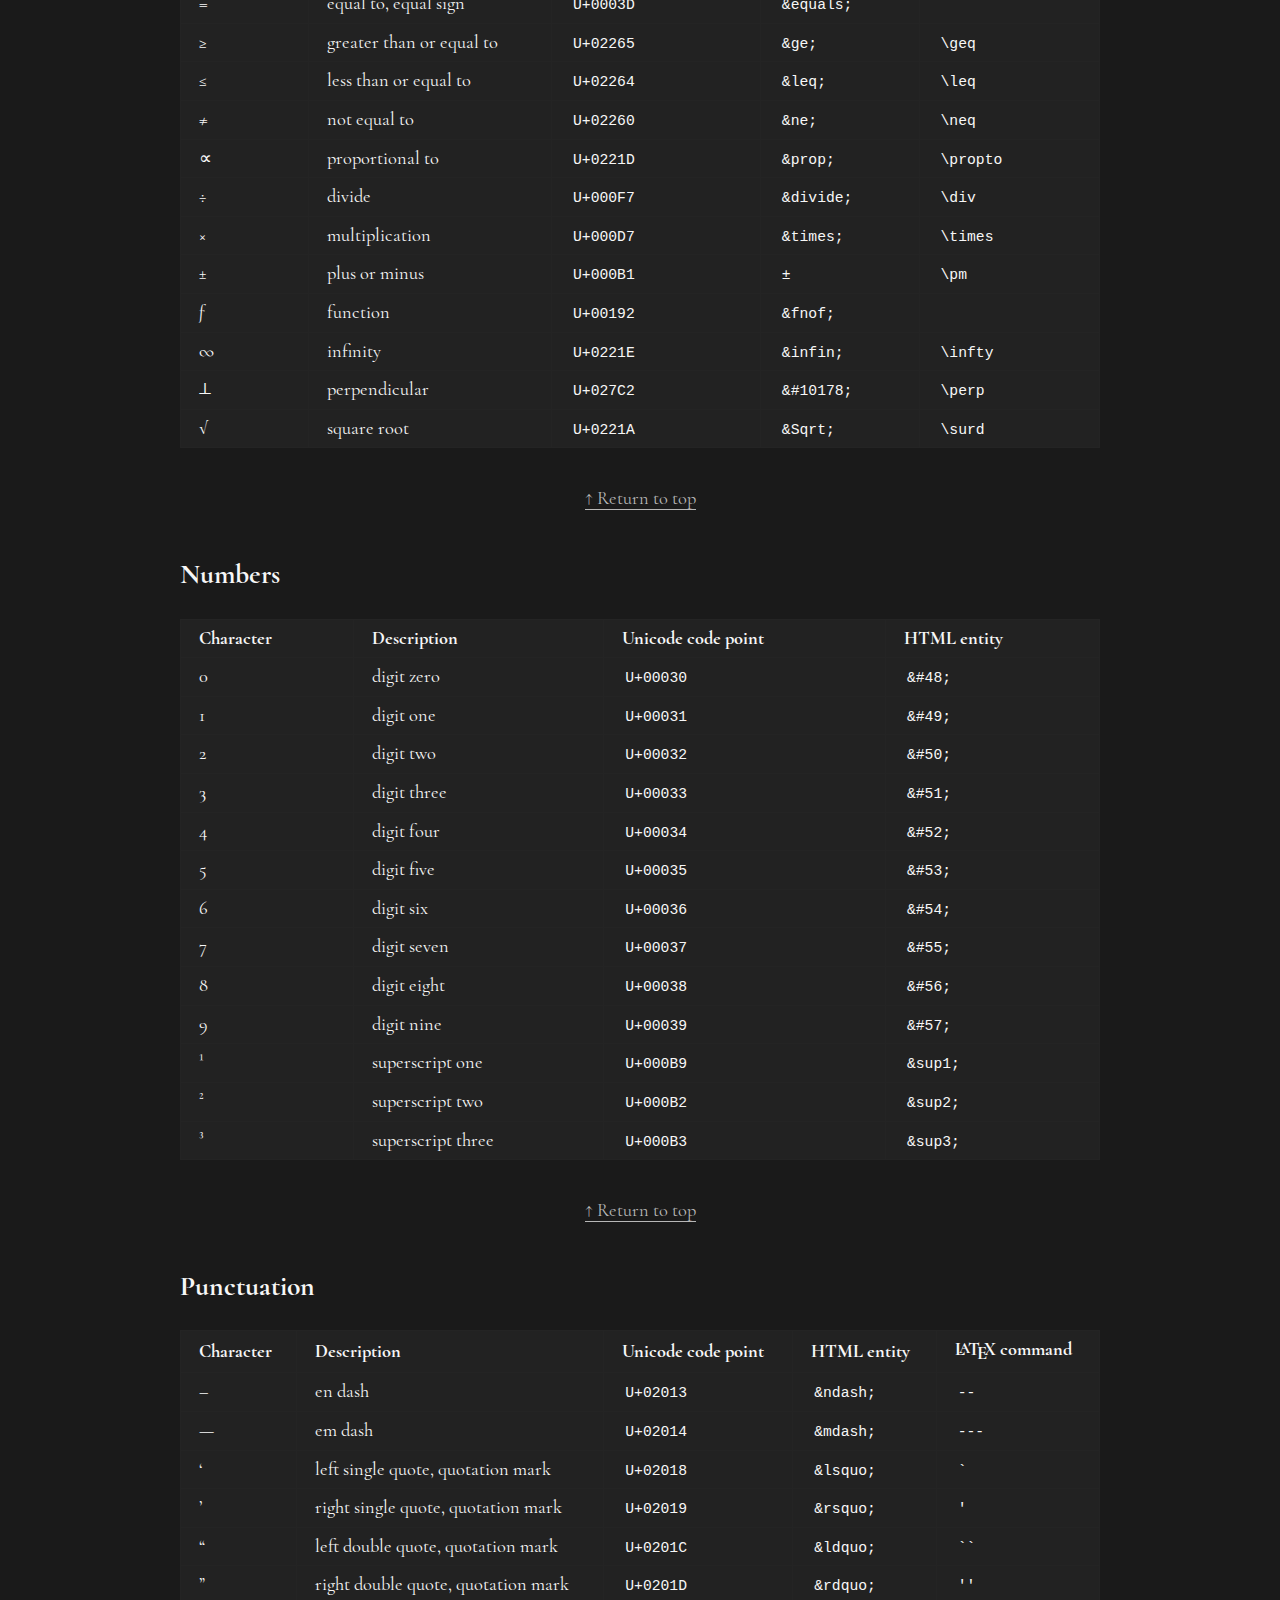
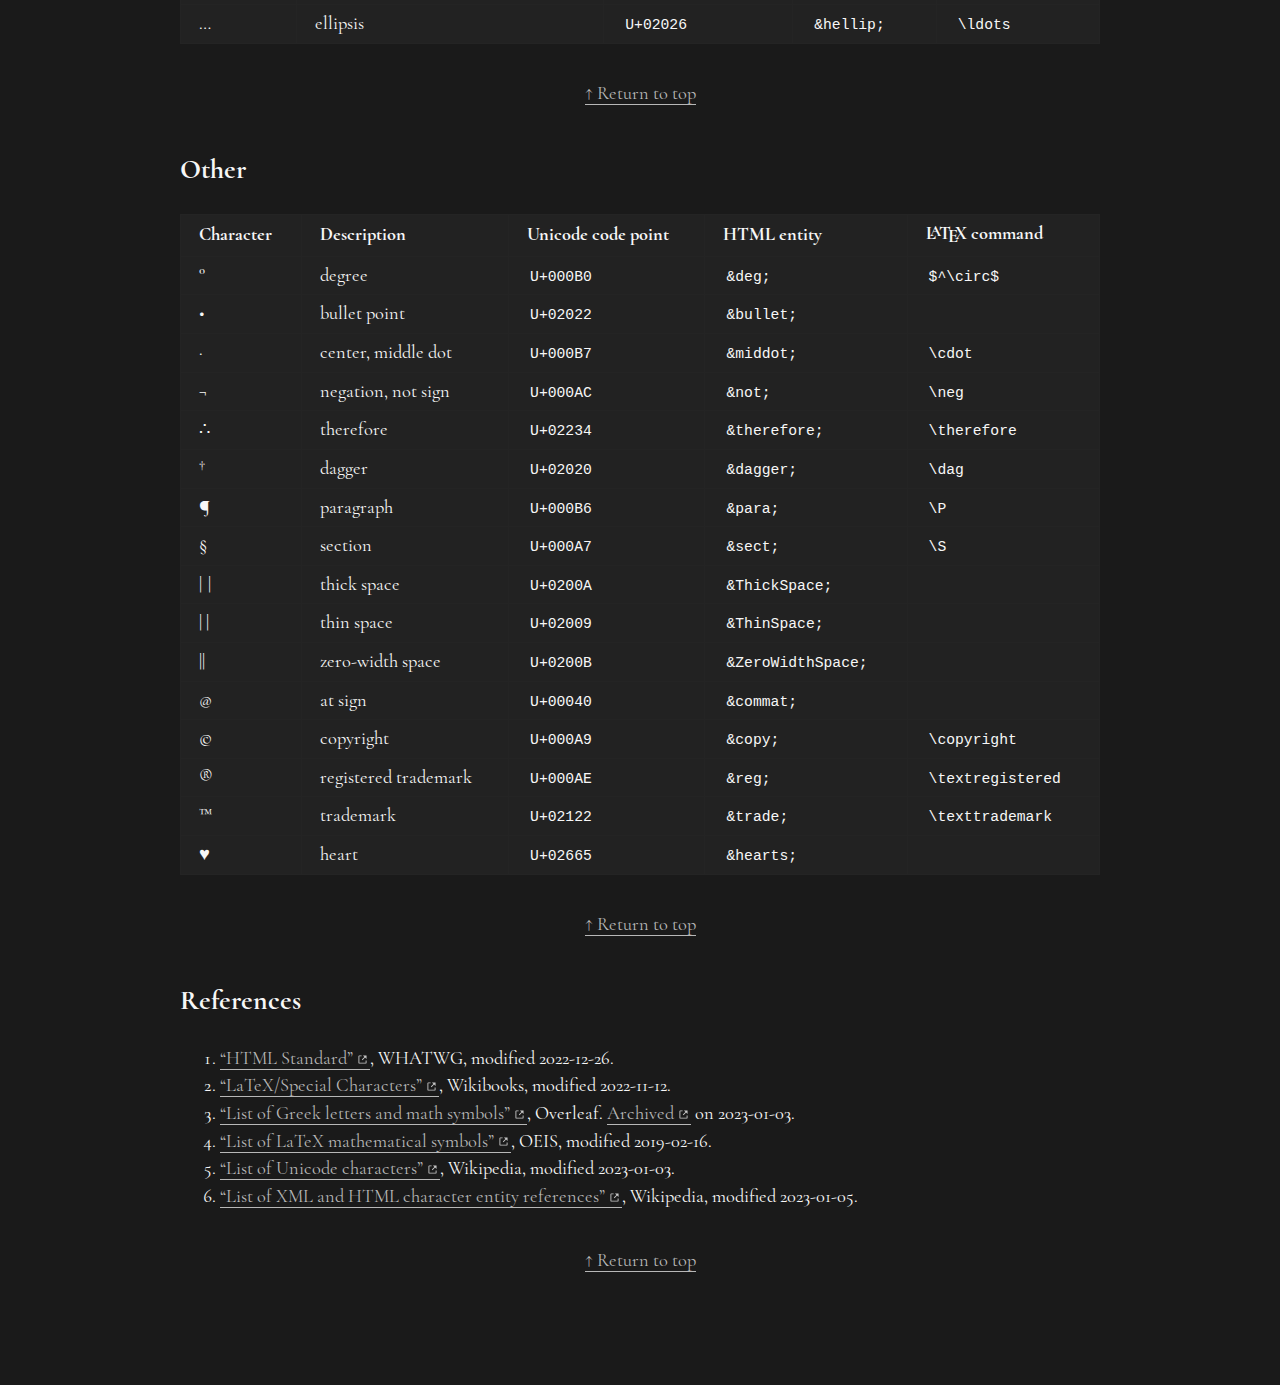
<file: symbols.html>
<!DOCTYPE html>
<!--
  Please direct complaints, feedback, and/or suggestions to
  mail@********wu.com (replace the asterisks with my first name,
  and check the address bar if you aren't sure).

  Copyright (C) 2023 Adrianne Wu

  License: CC BY-SA 4.0 (except where otherwise noted) https://creativecommons.org/licenses/by-sa/4.0/
-->
<html lang="en-US">
  <head>
    <meta charset="utf-8">
    <meta name="viewport" content="width=device-width, initial-scale=1.0">
    <meta name="author" content="Adrianne Wu">
    <meta name="description" content="Symbols – Adrianne Wu">
    <title>Symbols – Adrianne Wu</title>
    <link rel="icon" href="favicon.ico" type="image/x-icon">
    <link rel="stylesheet" href="style.css" type="text/css">
    <style>
      a {
        border-bottom: 1px solid #B7B7B7;
      }

      a:hover {
        color: #C8C8C8!important;
        text-decoration: none!important;
        border-bottom: 1px solid #C8C8C8;
        transition: 0.5s;
      }

      /*
        Begin CSS for external link icons modified from Stack Overflow answer by Brigand (posted 2013-08-11)
        Title: How can I style external links like Wikipedia?
        Author: https://stackoverflow.com/users/1074592/brigand
        Source: https://stackoverflow.com/questions/18168286/how-can-i-style-external-links-like-wikipedia
        License: CC BY-SA 3.0 https://stackoverflow.com/help/licensing
        Modification(s): Changed links and :after attribute values
      */

      a[href^="https://"]::after, a[href^="http://"]::after, a[href^="//"]:after {
        content: '';
        width: 0.5em;
        height: 0.5em;
        margin-left: 5px;
        margin-right: 3px;
        /*
          Modified from SVG by OOjs UI Team and other contributors (copyright 2011–2017)
          Title: File:OOjs UI icon external-link-ltr-invert.svg
          Author: https://phabricator.wikimedia.org/diffusion/GOJU/browse/master/AUTHORS.txt
          Source: https://commons.wikimedia.org/wiki/File:OOjs_UI_icon_external-link-ltr-invert.svg
          License: Expat/MIT License https://phabricator.wikimedia.org/diffusion/GOJU/browse/master/LICENSE-MIT
          Modification(s): Changed fill color
        */
        background-image: url(icons/external_link.svg);
        background-position: center;
        background-repeat: no-repeat;
        background-size: contain;
        display: inline-block;
      }

      a[href^="https://adriannewu.com/"]::after, a[href^="http://adriannewu.com/"]::after, a[href^="//adriannewu.com/"]:after {
        display: none!important;
      }

      /* End CSS for external link icons modified from https://stackoverflow.com/questions/18168286/how-can-i-style-external-links-like-wikipedia */

      figure {
        margin-left: 0;
        margin-right: 0;
        text-align: center;
      }

      h2 {
        margin-top: 1.5em;
      }

      hr {
        margin-top: 2.65em;
        margin-bottom: 2em;
      }

      img {
        padding-top: 10px;
        height: 60px;
        width: 80px;
        filter: invert(1);
      }

      sup a {
        color: #B7B7B7!important;
        text-decoration: none;
        border-bottom: none;
        transition: 0.5s;
      }

      sup a:hover {
        color: #C8C8C8!important;
        text-decoration: none;
        border-bottom: none;
        transition: 0.5s;
      }

      /* @media (min-width: 850px) and (orientation: landscape) { */
        table {
          border-collapse: collapse;
          text-align: left;
          width: 100%;
        }

        table, th, td {
          padding: 5px 18px;
        }

        th, td {
          background-color: #222222;
          border: 1px solid #242424!important;
        }
      /* } */

      .text {
        margin-left: auto;
        margin-right: auto;
        padding-top: 5em;
        padding-right: 5em;
        padding-bottom: 5em;
        padding-left: 5em;
        max-width: 50em;
        text-align: left;
      }

      #refs li:target {
        background-color: #2F2F2F;
        transition: 0.5s;
      }

      #toc {
        background-color: #222222;
        border: 1px solid #242424!important;
        width: 7em;
        padding-top: 1em;
        padding-right: 1em;
        padding-left: 1em;
      }

      #toc ol {
        margin-top: 0.5em!important;
        padding-left: 1.5em;
      }
    </style>
  </head>
  <body class="text">
    <header>
      <h1 id="symbols">Symbols</h1>
    </header>
    <p style="margin-bottom: 2.5em;">Information on this page, which is not optimized for mobile devices, is for personal reference. It is not meant to be an exhaustive list and may be out-of-date or incorrect due to human error. If you see a mistake, feel free to <a href="https://adriannewu.com/#email" target="_blank" rel="noopener">email me</a>.</p>
    <nav>
      <div id="toc">
        <span style="font-weight: 700;">Contents</span>
        <ol>
          <li><a href="#arrows" style="border-bottom: none;">Arrows</a></li>
          <li><a href="#greek" style="border-bottom: none;">Greek letters</a></li>
          <li><a href="#latin" style="border-bottom: none;">Latin letters</a></li>
          <li><a href="#math" style="border-bottom: none;">Math</a></li>
          <li><a href="#numbers" style="border-bottom: none;">Numbers</a></li>
          <li><a href="#punctuation" style="border-bottom: none;">Punctuation</a></li>
          <li><a href="#other" style="border-bottom: none;">Other</a></li>
          <li><a href="#references" style="border-bottom: none;">References</a></li>
        </ol>
      </div>
    </nav>
    <!--
    Template
    <section>
      <h2 id="section">Section</h2>
  		<table>
        <thead>
          <tr>
            <th>Character</th>
            <th>Description</th>
            <th>Unicode code point</th>
            <th>HTML entity</th>
            <th><span class="latex">L<sup>a</sup>T<sub>e</sub>X</span> command</th>
          </tr>
        </thead>
        <tbody>
          <tr>
            <td>TBD</td>
            <td>description</td>
            <td><code>U+TBD</code></td>
            <td><code>&amp;TBD;</code></td>
            <td><code>\TBD</code></td>
          </tr>
        </tbody>
      </table>
    </section>
    <p style="text-align: center; margin-top: 2em;"><a href="#symbols">&uarr;&nbsp;Return to top</a></p>
    -->
    <section>
      <h2 id="arrows">Arrows</h2>
  		<table>
        <thead>
          <tr>
            <th>Character</th>
            <th>Description</th>
            <th>Unicode code point</th>
            <th><span title="Capitalize A for double lines (e.g., lArr;), add tl for tail (e.g., larrtl;), add x for longer arrow (e.g., xlArr;)">HTML entity</span></th>
            <th><span title="Capitalize first letter for arrow with double lines (e.g., \Leftarrow)"><span class="latex">L<sup>a</sup>T<sub>e</sub>X</span> command</span></th>
          </tr>
        </thead>
        <tbody>
          <tr>
            <td>←</td>
            <td>left arrow</td>
            <td><code>U+02190</code></td>
            <td><code>&amp;larr;</code></td>
            <td><code>\leftarrow</code></td>
          </tr>
          <tr>
            <td>↑</td>
            <td>up arrow</td>
            <td><code>U+02191</code></td>
            <td><code>&amp;uarr;</code></td>
            <td><code>\uparrow</code></td>
          </tr>
          <tr>
            <td>→</td>
            <td>right arrow</td>
            <td><code>U+02192</code></td>
            <td><code>&amp;rarr;</code></td>
            <td><code>\rightarrow</code></td>
          </tr>
          <tr>
            <td>↓</td>
            <td>down arrow</td>
            <td><code>U+02193</code></td>
            <td><code>&amp;darr;</code></td>
            <td><code>\downarrow</code></td>
          </tr>
          <tr>
            <td>↖</td>
            <td>north west arrow</td>
            <td><code>U+02196</code></td>
            <td><code>&amp;nwarr;</code></td>
            <td><code>\nwarrow</code></td>
          </tr>
          <tr>
            <td>↗</td>
            <td>north east arrow</td>
            <td><code>U+02197</code></td>
            <td><code>&amp;nearr;</code></td>
            <td><code>\nearrow</code></td>
          </tr>
          <tr>
            <td>↘</td>
            <td>south east arrow</td>
            <td><code>U+02198</code></td>
            <td><code>&amp;searr;</code></td>
            <td><code>\searrow</code></td>
          </tr>
          <tr>
            <td>↙</td>
            <td>south west arrow</td>
            <td><code>U+02199</code></td>
            <td><code>&amp;swarr;</code></td>
            <td><code>\swarrow</code></td>
          </tr>
          <tr>
            <td>↰</td>
            <td>up arrow pointing left</td>
            <td><code>U+021B0</code></td>
            <td><code>&amp;Lsh;</code></td>
            <td><code></code></td>
          </tr>
          <tr>
            <td>↱</td>
            <td>up arrow pointing right</td>
            <td><code>U+021B1</code></td>
            <td><code>&amp;Rsh;</code></td>
            <td><code></code></td>
          </tr>
          <tr>
            <td>↳</td>
            <td>down arrow pointing right</td>
            <td><code>U+021B3</code></td>
            <td><code>&amp;rdsh;</code></td>
            <td><code></code></td>
          </tr>
          <tr>
            <td>↵</td>
            <td>down arrow with pointing left</td>
            <td><code>U+021B5</code></td>
            <td><code>&amp;crarr;</code></td>
            <td><code></code></td>
          </tr>
          <tr>
            <td>⇌</td>
            <td>equilibrium</td>
            <td><code>U+021CC</code></td>
            <td><code>&amp;Equilibrium;</code></td>
            <td><code>\rightleftharpoons</code></td>
          </tr>
        </tbody>
      </table>
    </section>
    <p style="text-align: center; margin-top: 2em;"><a href="#symbols">&uarr;&nbsp;Return to top</a></p>
    <section>
      <h2 id="greek">Greek letters</h2>
  		<table>
        <thead>
          <tr>
            <th>Character</th>
            <th>Description</th>
            <th>Unicode code point</th>
            <th>HTML entity</th>
            <th><span class="latex">L<sup>a</sup>T<sub>e</sub>X</span> command</th>
          </tr>
        </thead>
        <tbody>
          <tr>
            <td>Α</td>
            <td>uppercase alpha</td>
            <td><code>U+00391</code></td>
            <td><code>&amp;Alpha;</code></td>
            <td><code>A</code></td>
          </tr>
          <tr>
            <td>α</td>
            <td>lowercase alpha</td>
            <td><code>U+003B1</code></td>
            <td><code>&amp;alpha;</code></td>
            <td><code>\alpha</code></td>
          </tr>
          <tr>
            <td>Β</td>
            <td>uppercase beta</td>
            <td><code>U+00392</code></td>
            <td><code>&amp;Beta;</code></td>
            <td><code>B</code></td>
          </tr>
          <tr>
            <td>β</td>
            <td>lowercase beta</td>
            <td><code>U+003B2</code></td>
            <td><code>&amp;beta;</code></td>
            <td><code>\beta</code></td>
          </tr>
          <tr>
            <td>Γ</td>
            <td>uppercase gamma</td>
            <td><code>U+00393</code></td>
            <td><code>&amp;Gamma;</code></td>
            <td><code>\Gamma</code></td>
          </tr>
          <tr>
            <td>γ</td>
            <td>lowercase gamma</td>
            <td><code>U+003B3</code></td>
            <td><code>&amp;gamma;</code></td>
            <td><code>\gamma</code></td>
          </tr>
          <tr>
            <td>Δ</td>
            <td>uppercase delta</td>
            <td><code>U+00394</code></td>
            <td><code>&amp;Delta;</code></td>
            <td><code>\Delta</code></td>
          </tr>
          <tr>
            <td>δ</td>
            <td>lowercase delta</td>
            <td><code>U+003B4</code></td>
            <td><code>&amp;delta;</code></td>
            <td><code>\delta</code></td>
          </tr>
          <tr>
            <td>Ε</td>
            <td>uppercase epsilon</td>
            <td><code>U+00395</code></td>
            <td><code>&amp;Epsilon;</code></td>
            <td><code>E</code></td>
          </tr>
          <tr>
            <td>ε</td>
            <td>lowercase epsilon</td>
            <td><code>U+003B5</code></td>
            <td><code>&amp;epsilon;</code></td>
            <td><code>\epsilon</code>, <code>\varepsilon</code></td>
          </tr>
          <tr>
            <td>Ζ</td>
            <td>uppercase zeta</td>
            <td><code>U+00396</code></td>
            <td><code>&amp;Zeta;</code></td>
            <td><code>Z</code></td>
          </tr>
          <tr>
            <td>ζ</td>
            <td>lowercase zeta</td>
            <td><code>U+003B6</code></td>
            <td><code>&amp;zeta;</code></td>
            <td><code>\zeta</code></td>
          </tr>
          <tr>
            <td>Η</td>
            <td>uppercase eta</td>
            <td><code>U+00397</code></td>
            <td><code>&amp;Eta;</code></td>
            <td><code>H</code></td>
          </tr>
          <tr>
            <td>η</td>
            <td>lowercase eta</td>
            <td><code>U+003B7</code></td>
            <td><code>&amp;eta;</code></td>
            <td><code>\eta</code></td>
          </tr>
          <tr>
            <td>Θ</td>
            <td>uppercase theta</td>
            <td><code>U+00398</code></td>
            <td><code>&amp;Theta;</code></td>
            <td><code>\Theta</code></td>
          </tr>
          <tr>
            <td>θ</td>
            <td>lowercase theta</td>
            <td><code>U+003B8</code></td>
            <td><code>&amp;theta;</code></td>
            <td><code>\theta</code>, <code>\vartheta</code></td>
          </tr>
          <tr>
            <td>Ι</td>
            <td>uppercase iota</td>
            <td><code>U+00399</code></td>
            <td><code>&amp;Iota;</code></td>
            <td><code>I</code></td>
          </tr>
          <tr>
            <td>ι</td>
            <td>lowercase iota</td>
            <td><code>U+003B9</code></td>
            <td><code>&amp;iota;</code></td>
            <td><code>\iota</code></td>
          </tr>
          <tr>
            <td>Κ</td>
            <td>uppercase kappa</td>
            <td><code>U+0039A</code></td>
            <td><code>&amp;Kappa;</code></td>
            <td><code>K</code></td>
          </tr>
          <tr>
            <td>κ</td>
            <td>lowercase kappa</td>
            <td><code>U+003BA</code></td>
            <td><code>&amp;kappa;</code></td>
            <td><code>\kappa</code></td>
          </tr>
          <tr>
            <td>Λ</td>
            <td>uppercase lambda</td>
            <td><code>U+0039B</code></td>
            <td><code>&amp;Lambda;</code></td>
            <td><code>\Lambda</code></td>
          </tr>
          <tr>
            <td>λ</td>
            <td>lowercase lambda</td>
            <td><code>U+003BB</code></td>
            <td><code>&amp;lambda;</code></td>
            <td><code>\lambda</code></td>
          </tr>
          <tr>
            <td>Μ</td>
            <td>uppercase mu</td>
            <td><code>U+0039C</code></td>
            <td><code>&amp;Mu;</code></td>
            <td><code>M</code></td>
          </tr>
          <tr>
            <td>μ</td>
            <td>lowercase mu</td>
            <td><code>U+003BC</code></td>
            <td><code>&amp;mu;</code></td>
            <td><code>\mu</code></td>
          </tr>
          <tr>
            <td>Ν</td>
            <td>uppercase nu</td>
            <td><code>U+0039D</code></td>
            <td><code>&amp;Nu;</code></td>
            <td><code>N</code></td>
          </tr>
          <tr>
            <td>ν</td>
            <td>lowercase nu</td>
            <td><code>U+003BD</code></td>
            <td><code>&amp;nu;</code></td>
            <td><code>\nu</code></td>
          </tr>
          <tr>
            <td>Ξ</td>
            <td>uppercase xi</td>
            <td><code>U+0039E</code></td>
            <td><code>&amp;Xi;</code></td>
            <td><code>\Xi</code></td>
          </tr>
          <tr>
            <td>ξ</td>
            <td>lowercase xi</td>
            <td><code>U+003BE</code></td>
            <td><code>&amp;xi;</code></td>
            <td><code>\xi</code></td>
          </tr>
          <tr>
            <td>Ο</td>
            <td>uppercase omicron</td>
            <td><code>U+0039F</code></td>
            <td><code>&amp;Omicron;</code></td>
            <td><code>O</code></td>
          </tr>
          <tr>
            <td>ο</td>
            <td>lowercase omicron</td>
            <td><code>U+003BF</code></td>
            <td><code>&amp;omicron;</code></td>
            <td><code>o</code></td>
          </tr>
          <tr>
            <td>Π</td>
            <td>uppercase pi</td>
            <td><code>U+003A0</code></td>
            <td><code>&amp;Pi;</code></td>
            <td><code>\Pi</code></td>
          </tr>
          <tr>
            <td>π</td>
            <td>lowercase pi</td>
            <td><code>U+003C0</code></td>
            <td><code>&amp;pi;</code></td>
            <td><code>\pi</code></td>
          </tr>
          <tr>
            <td>Ρ</td>
            <td>uppercase rho</td>
            <td><code>U+003A1</code></td>
            <td><code>&amp;Rho;</code></td>
            <td><code>P</code></td>
          </tr>
          <tr>
            <td>ρ</td>
            <td>lowercase rho</td>
            <td><code>U+003C1</code></td>
            <td><code>&amp;rho;</code></td>
            <td><code>\rho</code>, <code>\varrho</code></td>
          </tr>
          <tr>
            <td>Σ</td>
            <td>uppercase sigma</td>
            <td><code>U+003A3</code></td>
            <td><code>&amp;Sigma;</code></td>
            <td><code>\Sigma</code></td>
          </tr>
          <tr>
            <td>σ</td>
            <td>lowercase sigma</td>
            <td><code>U+003C3</code>, <code>U+003C2</code></td>
            <td><code>&amp;sigma;</code>, <code>&amp;sigmaf;</code></td>
            <td><code>\sigma</code></td>
          </tr>
          <tr>
            <td>Τ</td>
            <td>uppercase tau</td>
            <td><code>U+003A4</code></td>
            <td><code>&amp;Tau;</code></td>
            <td><code>T</code></td>
          </tr>
          <tr>
            <td>τ</td>
            <td>lowercase tau</td>
            <td><code>U+003C4</code></td>
            <td><code>&amp;tau;</code></td>
            <td><code>\tau</code></td>
          </tr>
          <tr>
            <td>Υ</td>
            <td>uppercase upsilon</td>
            <td><code>U+003A5</code></td>
            <td><code>&amp;Upsilon;</code></td>
            <td><code>\Upsilon</code></td>
          </tr>
          <tr>
            <td>υ</td>
            <td>lowercase upsilon</td>
            <td><code>U+003C5</code></td>
            <td><code>&amp;upsilon;</code></td>
            <td><code>\upsilon</code></td>
          </tr>
          <tr>
            <td>Φ</td>
            <td>uppercase phi</td>
            <td><code>U+003A6</code></td>
            <td><code>&amp;Phi;</code></td>
            <td><code>\Phi</code></td>
          </tr>
          <tr>
            <td>φ</td>
            <td>lowercase phi</td>
            <td><code>U+003C6</code></td>
            <td><code>&amp;phi;</code></td>
            <td><code>\phi</code>, <code>\varphi</code></td>
          </tr>
          <tr>
            <td>Χ</td>
            <td>uppercase chi</td>
            <td><code>U+003A7</code></td>
            <td><code>&amp;Chi;</code></td>
            <td><code>X</code></td>
          </tr>
          <tr>
            <td>χ</td>
            <td>lowercase chi</td>
            <td><code>U+003C7</code></td>
            <td><code>&amp;chi;</code></td>
            <td><code>\chi</code></td>
          </tr>
          <tr>
            <td>Ψ</td>
            <td>uppercase psi</td>
            <td><code>U+003A8</code></td>
            <td><code>&amp;Psi;</code></td>
            <td><code>\Psi</code></td>
          </tr>
          <tr>
            <td>ψ</td>
            <td>lowercase psi</td>
            <td><code>U+003C8</code></td>
            <td><code>&amp;psi;</code></td>
            <td><code>\psi</code></td>
          </tr>
          <tr>
            <td>Ω</td>
            <td>uppercase omega</td>
            <td><code>U+003A9</code></td>
            <td><code>&amp;Omega;</code></td>
            <td><code>\Omega</code></td>
          </tr>
          <tr>
            <td>ω</td>
            <td>lowercase omega</td>
            <td><code>U+003C9</code></td>
            <td><code>&amp;omega;</code></td>
            <td><code>\omega</code></td>
          </tr>
        </tbody>
      </table>
    </section>
    <p style="text-align: center; margin-top: 2em;"><a href="#symbols">&uarr;&nbsp;Return to top</a></p>
    <section>
      <h2 id="latin">Latin letters</h2>
  		<table>
        <thead>
          <tr>
            <th>Character</th>
            <th>Description</th>
            <th>Unicode code point</th>
            <th>HTML entity</th>
          </tr>
        </thead>
        <tbody>
          <tr>
            <td>A</td>
            <td>1st letter</td>
            <td><code>U+00041</code></td>
            <td><code>&amp;#65;</code></td>
          </tr>
          <tr>
            <td>B</td>
            <td>2nd letter</td>
            <td><code>U+00042</code></td>
            <td><code>&amp;#66;</code></td>
          </tr>
          <tr>
            <td>C</td>
            <td>3rd letter</td>
            <td><code>U+00043</code></td>
            <td><code>&amp;#67;</code></td>
          </tr>
          <tr>
            <td>D</td>
            <td>4th letter</td>
            <td><code>U+00044</code></td>
            <td><code>&amp;#68;</code></td>
          </tr>
          <tr>
            <td>E</td>
            <td>5th letter</td>
            <td><code>U+00045</code></td>
            <td><code>&amp;#69;</code></td>
          </tr>
          <tr>
            <td>F</td>
            <td>6th letter</td>
            <td><code>U+00046</code></td>
            <td><code>&amp;#70;</code></td>
          </tr>
          <tr>
            <td>G</td>
            <td>7th letter</td>
            <td><code>U+00047</code></td>
            <td><code>&amp;#71;</code></td>
          </tr>
          <tr>
            <td>H</td>
            <td>8th letter</td>
            <td><code>U+00048</code></td>
            <td><code>&amp;#72;</code></td>
          </tr>
          <tr>
            <td>I</td>
            <td>9th letter</td>
            <td><code>U+00049</code></td>
            <td><code>&amp;#73;</code></td>
          </tr>
          <tr>
            <td>J</td>
            <td>10th letter</td>
            <td><code>U+0004A</code></td>
            <td><code>&amp;#74;</code></td>
          </tr>
          <tr>
            <td>K</td>
            <td>11th letter</td>
            <td><code>U+0004B</code></td>
            <td><code>&amp;#75;</code></td>
          </tr>
          <tr>
            <td>L</td>
            <td>12th letter</td>
            <td><code>U+0004C</code></td>
            <td><code>&amp;#76;</code></td>
          </tr>
          <tr>
            <td>M</td>
            <td>13th letter</td>
            <td><code>U+0004D</code></td>
            <td><code>&amp;#77;</code></td>
          </tr>
          <tr>
            <td>N</td>
            <td>14th letter</td>
            <td><code>U+0004E</code></td>
            <td><code>&amp;#78;</code></td>
          </tr>
          <tr>
            <td>O</td>
            <td>15th letter</td>
            <td><code>U+0004F</code></td>
            <td><code>&amp;#79;</code></td>
          </tr>
          <tr>
            <td>P</td>
            <td>16th letter</td>
            <td><code>U+00050</code></td>
            <td><code>&amp;#80;</code></td>
          </tr>
          <tr>
            <td>Q</td>
            <td>17th letter</td>
            <td><code>U+00051</code></td>
            <td><code>&amp;#81;</code></td>
          </tr>
          <tr>
            <td>R</td>
            <td>18th letter</td>
            <td><code>U+00052</code></td>
            <td><code>&amp;#82;</code></td>
          </tr>
          <tr>
            <td>S</td>
            <td>19th letter</td>
            <td><code>U+00053</code></td>
            <td><code>&amp;#83;</code></td>
          </tr>
          <tr>
            <td>T</td>
            <td>20th letter</td>
            <td><code>U+00054</code></td>
            <td><code>&amp;845;</code></td>
          </tr>
          <tr>
            <td>U</td>
            <td>21st letter</td>
            <td><code>U+00055</code></td>
            <td><code>&amp;#85;</code></td>
          </tr>
          <tr>
            <td>V</td>
            <td>22nd letter</td>
            <td><code>U+00056</code></td>
            <td><code>&amp;#86;</code></td>
          </tr>
          <tr>
            <td>W</td>
            <td>23rd letter</td>
            <td><code>U+00057</code></td>
            <td><code>&amp;#87;</code></td>
          </tr>
          <tr>
            <td>X</td>
            <td>24th letter</td>
            <td><code>U+00058</code></td>
            <td><code>&amp;#88;</code></td>
          </tr>
          <tr>
            <td>Y</td>
            <td>25th letter</td>
            <td><code>U+00059</code></td>
            <td><code>&amp;#89;</code></td>
          </tr>
          <tr>
            <td>Z</td>
            <td>26th letter</td>
            <td><code>U+0005A</code></td>
            <td><code>&amp;#90;</code></td>
          </tr>
        </tbody>
      </table>
    </section>
    <p style="text-align: center; margin-top: 2em;"><a href="#symbols">&uarr;&nbsp;Return to top</a></p>
    <section>
      <h2 id="math">Math</h2>
  		<table>
        <thead>
          <tr>
            <th>Character</th>
            <th>Description</th>
            <th>Unicode code point</th>
            <th>HTML entity</th>
            <th><span title="May require additional package (e.g., amssymb)"><span class="latex">L<sup>a</sup>T<sub>e</sub>X</span> command</span></th>
          </tr>
        </thead>
        <tbody>
          <tr>
            <td>≈</td>
            <td>approximately</td>
            <td><code>U+02248</code></td>
            <td><code>&amp;approx;</code></td>
            <td><code>\approx</code></td>
          </tr>
          <tr>
            <td>=</td>
            <td>equal to, equal sign</td>
            <td><code>U+0003D</code></td>
            <td><code>&amp;equals;</code></td>
            <td><code></code></td>
          </tr>
          <tr>
            <td>≥</td>
            <td>greater than or equal to</td>
            <td><code>U+02265</code></td>
            <td><code>&amp;ge;</code></td>
            <td><code>\geq</code></td>
          </tr>
          <tr>
            <td>≤</td>
            <td>less than or equal to</td>
            <td><code>U+02264</code></td>
            <td><code>&amp;leq;</code></td>
            <td><code>\leq</code></td>
          </tr>
          <tr>
            <td>≠</td>
            <td>not equal to</td>
            <td><code>U+02260</code></td>
            <td><code>&amp;ne;</code></td>
            <td><code>\neq</code></td>
          </tr>
          <tr>
            <td>∝</td>
            <td>proportional to</td>
            <td><code>U+0221D</code></td>
            <td><code>&amp;prop;</code></td>
            <td><code>\propto</code></td>
          </tr>
          <tr>
            <td>÷</td>
            <td>divide</td>
            <td><code>U+000F7</code></td>
            <td><code>&amp;divide;</code></td>
            <td><code>\div</code></td>
          </tr>
          <tr>
            <td>×</td>
            <td>multiplication</td>
            <td><code>U+000D7</code></td>
            <td><code>&amp;times;</code></td>
            <td><code>\times</code></td>
          </tr>
          <tr>
            <td>±</td>
            <td>plus or minus</td>
            <td><code>U+000B1</code></td>
            <td><code>&plusmn;</code></td>
            <td><code>\pm</code></td>
          </tr>
          <tr>
            <td>ƒ</td>
            <td>function</td>
            <td><code>U+00192</code></td>
            <td><code>&amp;fnof;</code></td>
            <td><code></code></td>
          </tr>
          <tr>
            <td>∞</td>
            <td>infinity</td>
            <td><code>U+0221E</code></td>
            <td><code>&amp;infin;</code></td>
            <td><code>\infty</code></td>
          </tr>
          <tr>
            <td>⟂</td>
            <td>perpendicular</td>
            <td><code>U+027C2</code></td>
            <td><code>&amp;#10178;</code></td>
            <td><code>\perp</code></td>
          </tr>
          <tr>
            <td>√</td>
            <td>square root</td>
            <td><code>U+0221A</code></td>
            <td><code>&amp;Sqrt;</code></td>
            <td><code>\surd</code></td>
          </tr>
        </tbody>
      </table>
    </section>
    <p style="text-align: center; margin-top: 2em;"><a href="#symbols">&uarr;&nbsp;Return to top</a></p>
    <section>
      <h2 id="numbers">Numbers</h2>
  		<table>
        <thead>
          <tr>
            <th>Character</th>
            <th>Description</th>
            <th>Unicode code point</th>
            <th>HTML entity</th>
          </tr>
        </thead>
        <tbody>
          <tr>
            <td>0</td>
            <td>digit zero</td>
            <td><code>U+00030</code></td>
            <td><code>&amp;#48;</code></td>
          </tr>
          <tr>
            <td>1</td>
            <td>digit one</td>
            <td><code>U+00031</code></td>
            <td><code>&amp;#49;</code></td>
          </tr>
          <tr>
            <td>2</td>
            <td>digit two</td>
            <td><code>U+00032</code></td>
            <td><code>&amp;#50;</code></td>
          </tr>
          <tr>
            <td>3</td>
            <td>digit three</td>
            <td><code>U+00033</code></td>
            <td><code>&amp;#51;</code></td>
          </tr>
          <tr>
            <td>4</td>
            <td>digit four</td>
            <td><code>U+00034</code></td>
            <td><code>&amp;#52;</code></td>
          </tr>
          <tr>
            <td>5</td>
            <td>digit five</td>
            <td><code>U+00035</code></td>
            <td><code>&amp;#53;</code></td>
          </tr>
          <tr>
            <td>6</td>
            <td>digit six</td>
            <td><code>U+00036</code></td>
            <td><code>&amp;#54;</code></td>
          </tr>
          <tr>
            <td>7</td>
            <td>digit seven</td>
            <td><code>U+00037</code></td>
            <td><code>&amp;#55;</code></td>
          </tr>
          <tr>
            <td>8</td>
            <td>digit eight</td>
            <td><code>U+00038</code></td>
            <td><code>&amp;#56;</code></td>
          </tr>
          <tr>
            <td>9</td>
            <td>digit nine</td>
            <td><code>U+00039</code></td>
            <td><code>&amp;#57;</code></td>
          </tr>
          <tr>
            <td>¹</td>
            <td>superscript one</td>
            <td><code>U+000B9</code></td>
            <td><code>&amp;sup1;</code></td>
          </tr>
          <tr>
            <td>²</td>
            <td>superscript two</td>
            <td><code>U+000B2</code></td>
            <td><code>&amp;sup2;</code></td>
          </tr>
          <tr>
            <td>³</td>
            <td>superscript three</td>
            <td><code>U+000B3</code></td>
            <td><code>&amp;sup3;</code></td>
          </tr>
        </tbody>
      </table>
    </section>
    <p style="text-align: center; margin-top: 2em;"><a href="#symbols">&uarr;&nbsp;Return to top</a></p>
    <section>
      <h2 id="punctuation">Punctuation</h2>
  		<table>
        <thead>
          <tr>
            <th>Character</th>
            <th>Description</th>
            <th>Unicode code point</th>
            <th>HTML entity</th>
            <th><span class="latex">L<sup>a</sup>T<sub>e</sub>X</span> command</th>
          </tr>
        </thead>
        <tbody>
          <tr>
            <td>–</td>
            <td>en dash</td>
            <td><code>U+02013</code></td>
            <td><code>&amp;ndash;</code></td>
            <td><code>--</code></td>
          </tr>
          <tr>
            <td>—</td>
            <td>em dash</td>
            <td><code>U+02014</code></td>
            <td><code>&amp;mdash;</code></td>
            <td><code>---</code></td>
          </tr>
          <tr>
            <td>‘</td>
            <td>left single quote, quotation mark</td>
            <td><code>U+02018</code></td>
            <td><code>&amp;lsquo;</code></td>
            <td><code>`</code></td>
          </tr>
          <tr>
            <td>’</td>
            <td>right single quote, quotation mark</td>
            <td><code>U+02019</code></td>
            <td><code>&amp;rsquo;</code></td>
            <td><code>'</code></td>
          </tr>
          <tr>
            <td>“</td>
            <td>left double quote, quotation mark</td>
            <td><code>U+0201C</code></td>
            <td><code>&amp;ldquo;</code></td>
            <td><code>``</code></td>
          </tr>
          <tr>
            <td>”</td>
            <td>right double quote, quotation mark</td>
            <td><code>U+0201D</code></td>
            <td><code>&amp;rdquo;</code></td>
            <td><code>''</code></td>
          </tr>
          <tr>
            <td>…</td>
            <td>ellipsis</td>
            <td><code>U+02026</code></td>
            <td><code>&amp;hellip;</code></td>
            <td><code>\ldots</code></td>
          </tr>
        </tbody>
      </table>
    </section>
    <p style="text-align: center; margin-top: 2em;"><a href="#symbols">&uarr;&nbsp;Return to top</a></p>
    <section>
      <h2 id="other">Other</h2>
  		<table>
        <thead>
          <tr>
            <th>Character</th>
            <th>Description</th>
            <th>Unicode code point</th>
            <th>HTML entity</th>
            <th><span title="May require additional package (e.g., amssymb)"><span class="latex">L<sup>a</sup>T<sub>e</sub>X</span> command</span></th>
          </tr>
        </thead>
        <tbody>
          <tr>
            <td>°</td>
            <td>degree</td>
            <td><code>U+000B0</code></td>
            <td><code>&amp;deg;</code></td>
            <td><code>$^\circ$</code></td>
          </tr>
          <tr>
            <td>&bullet;</td>
            <td>bullet point</td>
            <td><code>U+02022</code></td>
            <td><code>&amp;bullet;</code></td>
            <td><code></code></td>
          </tr>
          <tr>
            <td>·</td>
            <td>center, middle dot</td>
            <td><code>U+000B7</code></td>
            <td><code>&amp;middot;</code></td>
            <td><code>\cdot</code></td>
          </tr>
          <tr>
            <td>¬</td>
            <td>negation, not sign</td>
            <td><code>U+000AC</code></td>
            <td><code>&amp;not;</code></td>
            <td><code>\neg</code></td>
          </tr>
          <tr>
            <td>∴</td>
            <td>therefore</td>
            <td><code>U+02234</code></td>
            <td><code>&amp;therefore;</code></td>
            <td><code>\therefore</code></td>
          </tr>
          <tr>
            <td>&dagger;</td>
            <td>dagger</td>
            <td><code>U+02020</code></td>
            <td><code>&amp;dagger;</code></td>
            <td><code>\dag</code></td>
          </tr>
          <tr>
            <td>¶</td>
            <td>paragraph</td>
            <td><code>U+000B6</code></td>
            <td><code>&amp;para;</code></td>
            <td><code>\P</code></td>
          </tr>
          <tr>
            <td>§</td>
            <td>section</td>
            <td><code>U+000A7</code></td>
            <td><code>&amp;sect;</code></td>
            <td><code>\S</code></td>
          </tr>
          <tr>
            <td>|&ThickSpace;|</td>
            <td>thick space</td>
            <td><code>U+0200A</code></td>
            <td><code>&amp;ThickSpace;</code></td>
            <td><code></code></td>
          </tr>
          <tr>
            <td>|&ThinSpace;|</td>
            <td>thin space</td>
            <td><code>U+02009</code></td>
            <td><code>&amp;ThinSpace;</code></td>
            <td><code></code></td>
          </tr>
          <tr>
            <td>|&ZeroWidthSpace;|</td>
            <td>zero-width space</td>
            <td><code>U+0200B</code></td>
            <td><code>&amp;ZeroWidthSpace;</code></td>
            <td><code></code></td>
          </tr>
          <tr>
            <td>@</td>
            <td>at sign</td>
            <td><code>U+00040</code></td>
            <td><code>&amp;commat;</code></td>
            <td><code></code></td>
          </tr>
          <tr>
            <td>©</td>
            <td>copyright</td>
            <td><code>U+000A9</code></td>
            <td><code>&amp;copy;</code></td>
            <td><code>\copyright</code></td>
          </tr>
          <tr>
            <td>®</td>
            <td>registered trademark</td>
            <td><code>U+000AE</code></td>
            <td><code>&amp;reg;</code></td>
            <td><code>\textregistered</code></td>
          </tr>
          <tr>
            <td>™</td>
            <td>trademark</td>
            <td><code>U+02122</code></td>
            <td><code>&amp;trade;</code></td>
            <td><code>\texttrademark</code></td>
          </tr>
          <tr>
            <td>♥</td>
            <td>heart</td>
            <td><code>U+02665</code></td>
            <td><code>&amp;hearts;</code></td>
            <td><code></code></td>
          </tr>
        </tbody>
      </table>
    </section>
    <p style="text-align: center; margin-top: 2em;"><a href="#symbols">&uarr;&nbsp;Return to top</a></p>
    <section>
      <h2 id="references">References</h2>
      <ol id="refs">
        <li><a href="https://html.spec.whatwg.org/multipage/named-characters.html#named-character-references" target="_blank" rel="noreferrer">&ldquo;HTML Standard&rdquo;</a>, WHATWG, modified 2022-12-26.</li>
        <li><a href="https://en.wikibooks.org/wiki/LaTeX/Special_Characters" target="_blank" rel="noreferrer">&ldquo;LaTeX/Special Characters&rdquo;</a>, Wikibooks, modified 2022-11-12.</li>
        <li><a href="https://www.overleaf.com/learn/latex/List_of_Greek_letters_and_math_symbols/" target="_blank" rel="noreferrer">&ldquo;List of Greek letters and math symbols&rdquo;</a>, Overleaf. <a href="https://web.archive.org/web/20230103112923/https://www.overleaf.com/learn/latex/List_of_Greek_letters_and_math_symbols/" target="_blank" rel="noreferrer">Archived</a> on 2023-01-03.</li>
        <li><a href="https://oeis.org/wiki/List_of_LaTeX_mathematical_symbols" target="_blank" rel="noreferrer">&ldquo;List of LaTeX mathematical symbols&rdquo;</a>, OEIS, modified 2019-02-16.</li>
        <li><a href="https://en.wikipedia.org/wiki/List_of_Unicode_characters" target="_blank" rel="noreferrer">&ldquo;List of Unicode characters&rdquo;</a>, Wikipedia, modified 2023-01-03.</li>
        <li><a href="https://en.wikipedia.org/wiki/List_of_XML_and_HTML_character_entity_references/" target="_blank" rel="noreferrer">&ldquo;List of XML and HTML character entity references&rdquo;</a>, Wikipedia, modified 2023-01-05.</li>
      </ol>
    </section>
    <p style="text-align: center; margin-top: 2em;"><a href="#symbols">&uarr;&nbsp;Return to top</a></p>
  </body>
</html>
</file>
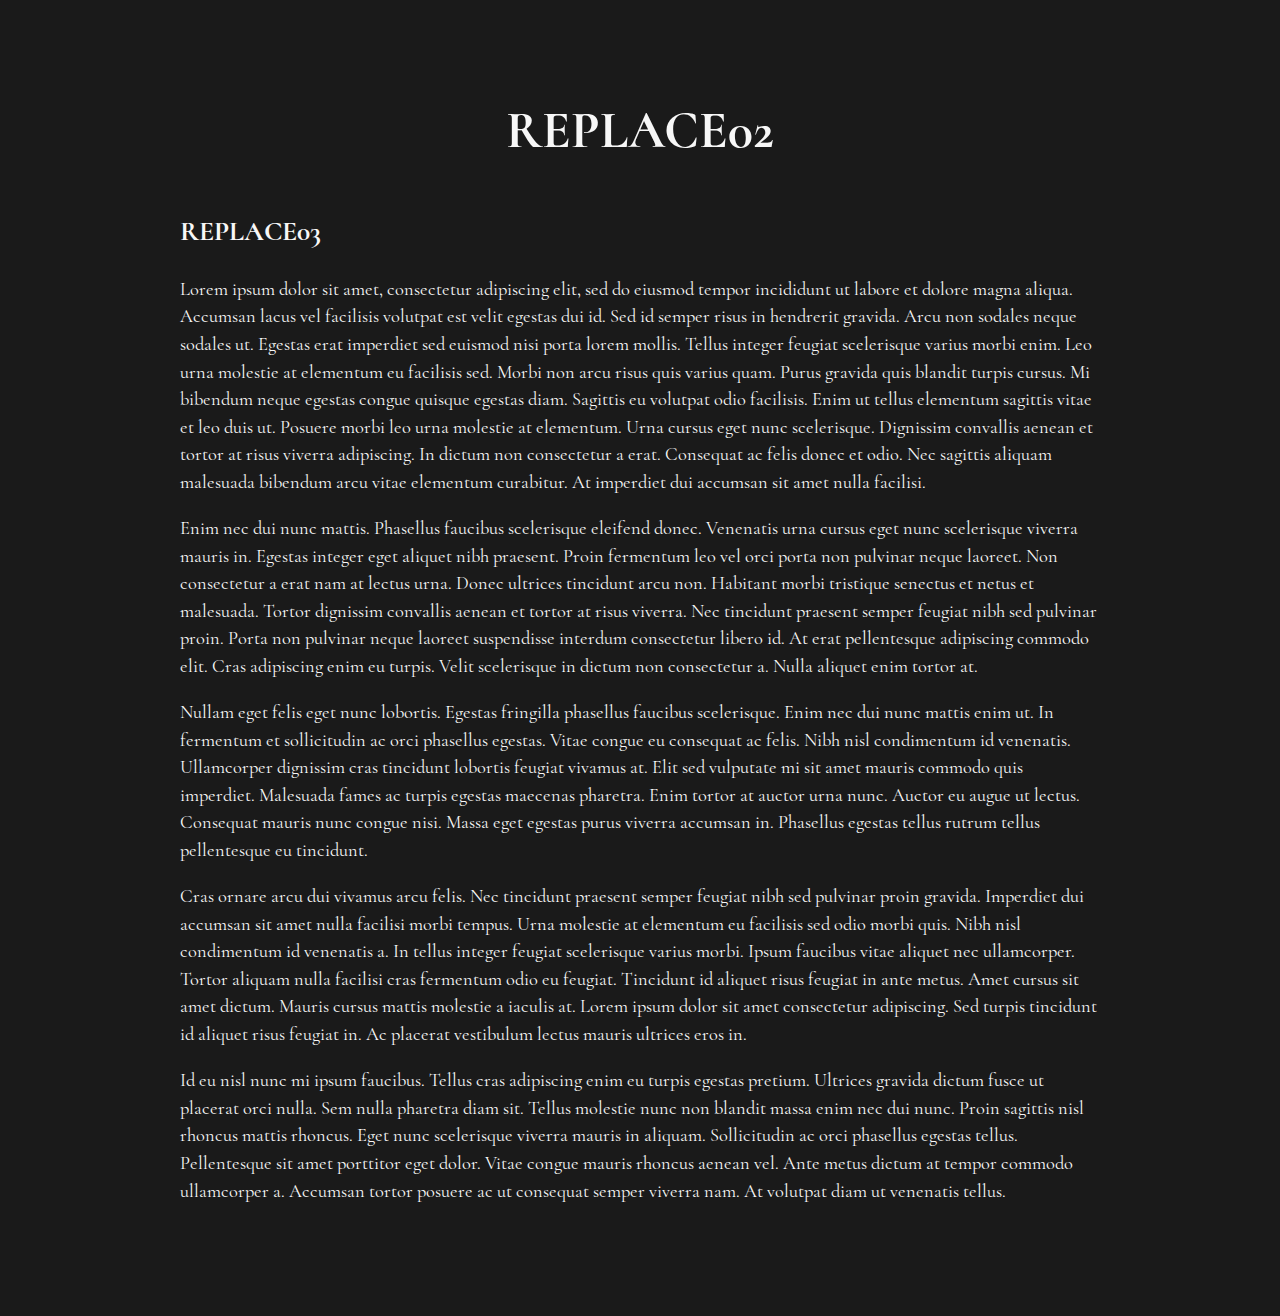
<file: template.html>
<!DOCTYPE html>
<!--
  Please direct complaints, feedback, and/or suggestions to
  mail@********wu.com (replace the asterisks with my first name,
  and check the address bar if you aren't sure).

  Copyright (C) 2023 Adrianne Wu

  License: CC BY-SA 4.0 (except where otherwise noted) https://creativecommons.org/licenses/by-sa/4.0/
-->
<html lang="en-US">
  <head>
    <meta charset="utf-8">
    <meta name="viewport" content="width=device-width, initial-scale=1.0">
    <meta name="author" content="Adrianne Wu">
    <meta name="description" content="REPLACE00 – Adrianne Wu">
    <title>REPLACE01 – Adrianne Wu</title>
    <link rel="icon" href="favicon.ico" type="image/x-icon">
    <link rel="stylesheet" href="style.css" type="text/css">
    <style>
      a {
        border-bottom: 1px solid #B7B7B7;
      }

      a:hover {
        color: #C8C8C8!important;
        text-decoration: none!important;
        border-bottom: 1px solid #C8C8C8;
        transition: 0.5s;
      }

      /* Begin CSS for external link icons modified from https://stackoverflow.com/questions/18168286/how-can-i-style-external-links-like-wikipedia/ */

      a[href^="https://"]::after, a[href^="http://"]::after, a[href^="//"]:after {
        content: '';
        width: 0.5em;
        height: 0.5em;
        margin-left: 5px;
        margin-right: 3px;
        /* Icon modified from https://commons.wikimedia.org/wiki/File:OOjs_UI_icon_external-link-ltr-invert.svg/ */
        background-image: url(icons/external_link.svg);
        background-position: center;
        background-repeat: no-repeat;
        background-size: contain;
        display: inline-block;
      }

      a[href^="https://adriannewu.com/"]::after, a[href^="http://adriannewu.com/"]::after, a[href^="//adriannewu.com/"]:after {
        display: none!important;
      }

      /* End CSS for external link icons modified from https://stackoverflow.com/questions/18168286/how-can-i-style-external-links-like-wikipedia/ */

      figure {
        margin-left: 0;
        margin-right: 0;
        text-align: center;
      }

      h2 {
        margin-top: 1.5em;
      }

      hr {
        margin-top: 2.65em;
        margin-bottom: 2em;
      }

      img {
        padding-top: 10px;
        height: 60px;
        width: 80px;
        filter: invert(1);
      }

      sup a {
        color: #B7B7B7!important;
        text-decoration: none;
        border-bottom: none;
        transition: 0.5s;
      }

      sup a:hover {
        color: #C8C8C8!important;
        text-decoration: none;
        border-bottom: none;
        transition: 0.5s;
      }

      table {
        border-collapse: collapse;
        text-align: left;
      }

      table, th, td {
        padding: 5px 18px;
      }

      th, td {
        border: 1px solid;
      }

      #refs li:target {
        background-color: #2F2F2F;
        transition: 0.5s;
      }

      /* Begin link icon on hover inspired by GitHub */

      .link {
        fill: #FFFFFF;
        font-size:20px;line-height: 5em;
        transition: 0.25s;
        margin-bottom: 0.5em;
      }

      .link:hover, .link a:hover{
        fill: #C3C3C3;
        transition: 0.75s;
        border-bottom: none;
      }

      /* End link icon on hover inspired by GitHub */

      .text {
        margin-left: auto;
        margin-right: auto;
        padding-top: 5em;
        padding-right: 5em;
        padding-bottom: 5em;
        padding-left: 5em;
        max-width: 50em;
        text-align: left;
      }
    </style>
  </head>
  <body class="text">
    <header><h1 style="text-align: center!important;">REPLACE02</h1></header>
    <section>
      <h2 id="replace03">REPLACE03</h2>
      <p>Lorem ipsum dolor sit amet, consectetur adipiscing elit, sed do eiusmod tempor incididunt ut labore et dolore magna aliqua. Accumsan lacus vel facilisis volutpat est velit egestas dui id. Sed id semper risus in hendrerit gravida. Arcu non sodales neque sodales ut. Egestas erat imperdiet sed euismod nisi porta lorem mollis. Tellus integer feugiat scelerisque varius morbi enim. Leo urna molestie at elementum eu facilisis sed. Morbi non arcu risus quis varius quam. Purus gravida quis blandit turpis cursus. Mi bibendum neque egestas congue quisque egestas diam. Sagittis eu volutpat odio facilisis. Enim ut tellus elementum sagittis vitae et leo duis ut. Posuere morbi leo urna molestie at elementum. Urna cursus eget nunc scelerisque. Dignissim convallis aenean et tortor at risus viverra adipiscing. In dictum non consectetur a erat. Consequat ac felis donec et odio. Nec sagittis aliquam malesuada bibendum arcu vitae elementum curabitur. At imperdiet dui accumsan sit amet nulla facilisi.</p>
      <p>Enim nec dui nunc mattis. Phasellus faucibus scelerisque eleifend donec. Venenatis urna cursus eget nunc scelerisque viverra mauris in. Egestas integer eget aliquet nibh praesent. Proin fermentum leo vel orci porta non pulvinar neque laoreet. Non consectetur a erat nam at lectus urna. Donec ultrices tincidunt arcu non. Habitant morbi tristique senectus et netus et malesuada. Tortor dignissim convallis aenean et tortor at risus viverra. Nec tincidunt praesent semper feugiat nibh sed pulvinar proin. Porta non pulvinar neque laoreet suspendisse interdum consectetur libero id. At erat pellentesque adipiscing commodo elit. Cras adipiscing enim eu turpis. Velit scelerisque in dictum non consectetur a. Nulla aliquet enim tortor at.</p>
      <p>Nullam eget felis eget nunc lobortis. Egestas fringilla phasellus faucibus scelerisque. Enim nec dui nunc mattis enim ut. In fermentum et sollicitudin ac orci phasellus egestas. Vitae congue eu consequat ac felis. Nibh nisl condimentum id venenatis. Ullamcorper dignissim cras tincidunt lobortis feugiat vivamus at. Elit sed vulputate mi sit amet mauris commodo quis imperdiet. Malesuada fames ac turpis egestas maecenas pharetra. Enim tortor at auctor urna nunc. Auctor eu augue ut lectus. Consequat mauris nunc congue nisi. Massa eget egestas purus viverra accumsan in. Phasellus egestas tellus rutrum tellus pellentesque eu tincidunt.</p>
      <p>Cras ornare arcu dui vivamus arcu felis. Nec tincidunt praesent semper feugiat nibh sed pulvinar proin gravida. Imperdiet dui accumsan sit amet nulla facilisi morbi tempus. Urna molestie at elementum eu facilisis sed odio morbi quis. Nibh nisl condimentum id venenatis a. In tellus integer feugiat scelerisque varius morbi. Ipsum faucibus vitae aliquet nec ullamcorper. Tortor aliquam nulla facilisi cras fermentum odio eu feugiat. Tincidunt id aliquet risus feugiat in ante metus. Amet cursus sit amet dictum. Mauris cursus mattis molestie a iaculis at. Lorem ipsum dolor sit amet consectetur adipiscing. Sed turpis tincidunt id aliquet risus feugiat in. Ac placerat vestibulum lectus mauris ultrices eros in.</p>
      <p>Id eu nisl nunc mi ipsum faucibus. Tellus cras adipiscing enim eu turpis egestas pretium. Ultrices gravida dictum fusce ut placerat orci nulla. Sem nulla pharetra diam sit. Tellus molestie nunc non blandit massa enim nec dui nunc. Proin sagittis nisl rhoncus mattis rhoncus. Eget nunc scelerisque viverra mauris in aliquam. Sollicitudin ac orci phasellus egestas tellus. Pellentesque sit amet porttitor eget dolor. Vitae congue mauris rhoncus aenean vel. Ante metus dictum at tempor commodo ullamcorper a. Accumsan tortor posuere ac ut consequat semper viverra nam. At volutpat diam ut venenatis tellus.</p>
    </section>
  </body>
</html>
</file>
<file: style.css>
/*
  Please direct complaints, feedback, and/or suggestions to
  mail@********wu.com (replace the asterisks with my first name,
  and check the address bar if you aren't sure).

  Copyright (C) 2023 Adrianne Wu

  Licensed under CC BY-SA 4.0 (except where otherwise noted) https://creativecommons.org/licenses/by-sa/4.0/
*/

/* License information: https://adriannewu.com/fonts/Cormorant-OFL.txt */

@font-face {
  font-family: 'Cormorant';
  font-style: normal;
  font-weight: 400;
  src: url('fonts/cormorant/Cormorant-Regular.woff2') format('woff2'),
       url('fonts/cormorant/Cormorant-Regular.woff') format('woff');
  font-display: swap;
}

@font-face {
  font-family: 'Cormorant';
  font-style: italic;
  font-weight: 400;
  src: url('fonts/cormorant/Cormorant-Italic.woff2') format('woff2'),
       url('fonts/cormorant/Cormorant-Italic.woff') format('woff');
  font-display: swap;
}

@font-face {
  font-family: 'Cormorant';
  font-style: normal;
  font-weight: 700;
  src: url('fonts/cormorant/Cormorant-Bold.woff2') format('woff2'),
       url('fonts/cormorant/Cormorant-Bold.woff') format('woff');
  font-display: swap;
}

@font-face {
  font-family: 'Cormorant';
  font-style: italic;
  font-weight: 700;
  src: url('fonts/cormorant/Cormorant-BoldItalic.woff2') format('woff2'),
       url('fonts/cormorant/Cormorant-BoldItalic.woff') format('woff');
  font-display: swap;
}

/* License information: https://adriannewu.com/fonts/LMSans-GFL.txt */

@font-face {
  font-family: 'LMSans';
  font-style: normal;
  font-weight: 400;
  src: url('fonts/lmsans/lmsans10-regular.woff') format('woff');
  font-display: swap;
}

@font-face {
  font-family: 'LMSans';
  font-style: italic;
  font-weight: 400;
  src: url('fonts/lmsans/lmsans10-oblique.woff') format('woff');
  font-display: swap;
}

@font-face {
  font-family: 'LMSans';
  font-style: normal;
  font-weight: 700;
  src: url('fonts/lmsans/lmsans10-bold.woff') format('woff');
  font-display: swap;
}

@font-face {
  font-family: 'LMSans';
  font-style: italic;
  font-weight: 700;
  src: url('fonts/lmsans/lmsans-boldoblique.woff') format('woff');
  font-display: swap;
}

/* License information: https://adriannewu.com/fonts/ProzaLibre-OFL.txt

@font-face {
  font-family: 'ProzaLibre';
  font-style: normal;
  font-weight: 400;
  src: url('fonts/prozalibre/ProzaLibre-Regular.woff') format('woff');
  font-display: swap;
}

@font-face {
  font-family: 'ProzaLibre';
  font-style: italic;
  font-weight: 400;
  src: url('fonts/prozalibre/ProzaLibre-Italic.woff') format('woff');
  font-display: swap;
}

@font-face {
  font-family: 'ProzaLibre';
  font-style: normal;
  font-weight: 700;
  src: url('fonts/prozalibre/ProzaLibre-Bold.woff') format('woff');
  font-display: swap;
}

@font-face {
  font-family: 'ProzaLibre';
  font-style: italic;
  font-weight: 700;
  src: url('fonts/prozalibre/ProzaLibre-BoldItalic.woff') format('woff');
  font-display: swap;
} */

html {
  scroll-behavior: smooth;
}

body {
  font-family: 'Cormorant', serif;
  font-size: calc(12px + 0.5vw);
  font-weight: 400;
  line-height: 1.5;
  background-color: #1A1A1A;
  color: #F7F7F7;
  margin: 0;
}

a {
  color: #B7B7B7!important;
  text-decoration: none!important;
  transition: 0.5s;
}

a:hover {
  color: #C8C8C8!important;
  text-decoration: none!important;
  border-bottom: 1px solid #C8C8C8;
  transition: 0.5s;
}

code, pre {
  font-family: monospace, monospace;
  font-size: 0.8em;
  padding: 3px;
}

figure {
  margin-left: 0;
  margin-right: 0;
}

header {
  font-family: 'Cormorant', serif;
}

h1 {
  font-size: calc(20px + 2.5vw);
  font-weight: 700;
  margin-top: 0px;
}

.center {
  flex-direction: column;
  justify-content: center;
  align-items: center;
  display: flex;
}

.center-height {
  flex-direction: column;
  justify-content: center;
  align-items: center;
  display: flex;
  height: 100vh;
  text-align: center;
}

.lmsans {
  font-family: 'LMSans', sans-serif;
}

.stress {
  font-weight: 700;
  text-decoration: underline;
}

/*
  Begin CSS for LaTeX logo typesetting from http://edward.oconnor.cx/2007/08/tex-poshlet
  Title: TeX and LaTeX logo POSHlets
  Author: Theresa O’Connor (copyright 2007)
  Source: http://edward.oconnor.cx/2007/08/tex-poshlet
  License: CC BY-SA 3.0 http://creativecommons.org/licenses/by-sa/3.0/
  Modification(s): None
*/

.tex sub, .latex sub, .latex sup {
  text-transform: uppercase;
}

.tex sub, .latex sub {
  vertical-align: -0.5ex;
  margin-left: -0.1667em;
  margin-right: -0.125em;
}

.tex, .latex, .tex sub, .latex sub {
  font-size: 1em;
}

.latex sup {
  font-size: 0.85em;
  vertical-align: 0.15em;
  margin-left: -0.36em;
  margin-right: -0.15em;
}

/* How to use in .html: <span class="latex">L<sup>a</sup>T<sub>e</sub>X</span> */

/* End CSS for LaTeX logo typesetting from http://edward.oconnor.cx/2007/08/tex-poshlet */
</file>
